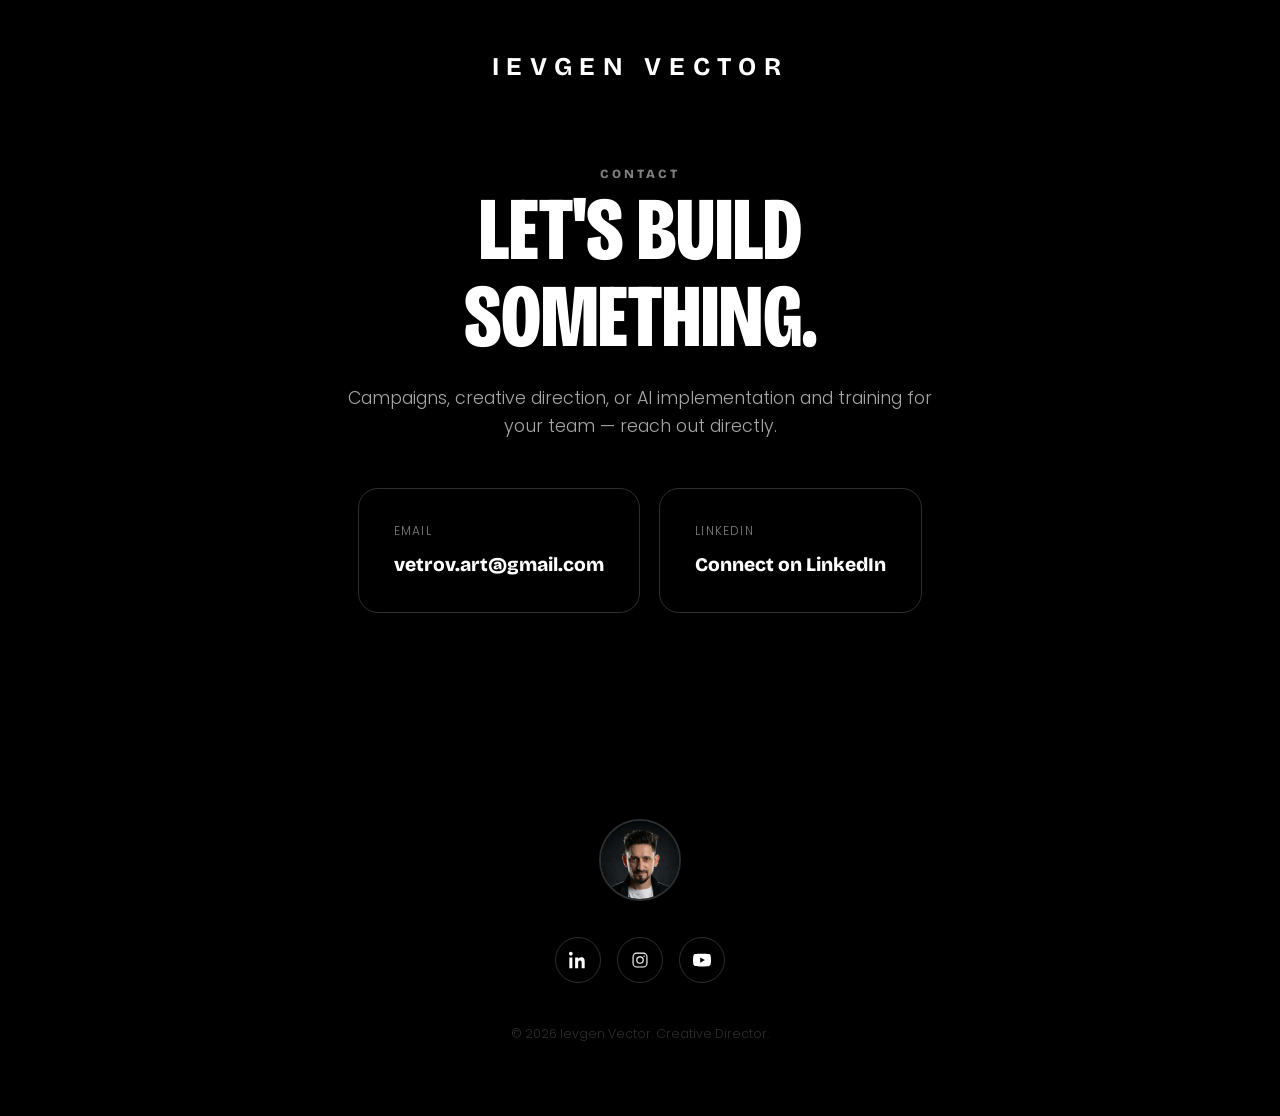
<file: contact.html>
<!DOCTYPE html>
<html lang="en">
<head>
<meta charset="UTF-8"/>
<meta name="robots" content="noindex, nofollow"/>
<meta name="viewport" content="width=device-width, initial-scale=1.0"/>
<title>Contact — Ievgen Vector</title>
<meta name="description" content="Get in touch with Ievgen Vector, Creative Director."/>
<link rel="icon" type="image/png" href="assets/favicon.png"/>
<link rel="preconnect" href="https://fonts.googleapis.com"/>
<link rel="preconnect" href="https://fonts.gstatic.com" crossorigin/>
<link href="https://fonts.googleapis.com/css2?family=Special+Gothic+Expanded+One&family=Poppins:wght@300;400;500&family=Bricolage+Grotesque:opsz,wdth,wght@12..96,75,700&display=swap" rel="stylesheet"/>
<link rel="stylesheet" href="styles.css?v=113"/>
</head>
<body>

<nav id="main-nav">
  <a href="index.html" class="nav-logo">IEVGEN <span>VECTOR</span></a>
</nav>

<header class="contact-hero">
  <span class="eyebrow">Contact</span>
  <h1 class="section-heading" style="font-size:clamp(2.6rem,8vw,5.6rem); margin:0 auto;">Let's build<br/>something.</h1>
  <p class="hero-lede" style="margin-left:auto;margin-right:auto;">Campaigns, creative direction, or AI implementation and training for your team — reach out directly.</p>
  <div class="contact-cards">
    <a class="contact-card" href="mailto:vetrov.art@gmail.com">
      <div class="cc-label">Email</div>
      <div class="cc-value">vetrov.art@gmail.com</div>
    </a>
    <a class="contact-card" href="#" target="_blank" rel="noopener">
      <div class="cc-label">LinkedIn</div>
      <div class="cc-value">Connect on LinkedIn</div>
    </a>
  </div>
</header>

<footer class="footer-cta" style="border-top:none;">
  <img class="footer-avatar" src="assets/portrait.jpg" alt="Ievgen Vector"/>
  <div class="footer-socials">
    <a href="#" target="_blank" rel="noopener" aria-label="LinkedIn">
      <svg viewBox="0 0 24 24"><path d="M4.98 3.5C4.98 4.88 3.88 6 2.5 6S0 4.88 0 3.5 1.12 1 2.5 1s2.48 1.12 2.48 2.5zM.5 8.5h4V23h-4V8.5zM8.5 8.5h3.8v2h.06c.53-1 1.83-2.06 3.77-2.06 4.03 0 4.77 2.65 4.77 6.1V23h-4v-6.6c0-1.57-.03-3.6-2.2-3.6-2.2 0-2.53 1.72-2.53 3.49V23h-4V8.5z"/></svg>
    </a>
    <a href="https://www.instagram.com/vector_creative_pl/reels/" target="_blank" rel="noopener" aria-label="Instagram">
      <svg viewBox="0 0 24 24"><path d="M7.75 2h8.5A5.75 5.75 0 0 1 22 7.75v8.5A5.75 5.75 0 0 1 16.25 22h-8.5A5.75 5.75 0 0 1 2 16.25v-8.5A5.75 5.75 0 0 1 7.75 2zm0 1.5A4.25 4.25 0 0 0 3.5 7.75v8.5a4.25 4.25 0 0 0 4.25 4.25h8.5a4.25 4.25 0 0 0 4.25-4.25v-8.5a4.25 4.25 0 0 0-4.25-4.25h-8.5zM12 7a5 5 0 1 1 0 10 5 5 0 0 1 0-10zm0 1.5a3.5 3.5 0 1 0 0 7 3.5 3.5 0 0 0 0-7zM17.5 6a1 1 0 1 1 0 2 1 1 0 0 1 0-2z"/></svg>
    </a>
    <a href="https://www.youtube.com/@reklamowykrin%C5%BC" target="_blank" rel="noopener" aria-label="YouTube">
      <svg viewBox="0 0 24 24"><path d="M23.5 6.2a3 3 0 0 0-2.1-2.1C19.5 3.5 12 3.5 12 3.5s-7.5 0-9.4.6A3 3 0 0 0 .5 6.2 31 31 0 0 0 0 12a31 31 0 0 0 .5 5.8 3 3 0 0 0 2.1 2.1c1.9.6 9.4.6 9.4.6s7.5 0 9.4-.6a3 3 0 0 0 2.1-2.1A31 31 0 0 0 24 12a31 31 0 0 0-.5-5.8zM9.6 15.5v-7l6.3 3.5-6.3 3.5z"/></svg>
    </a>
  </div>
  <div class="footer-copy">© 2026 Ievgen Vector. Creative Director.</div>
</footer>

<script src="script.js?v=54"></script>
</body>
</html>
</file>
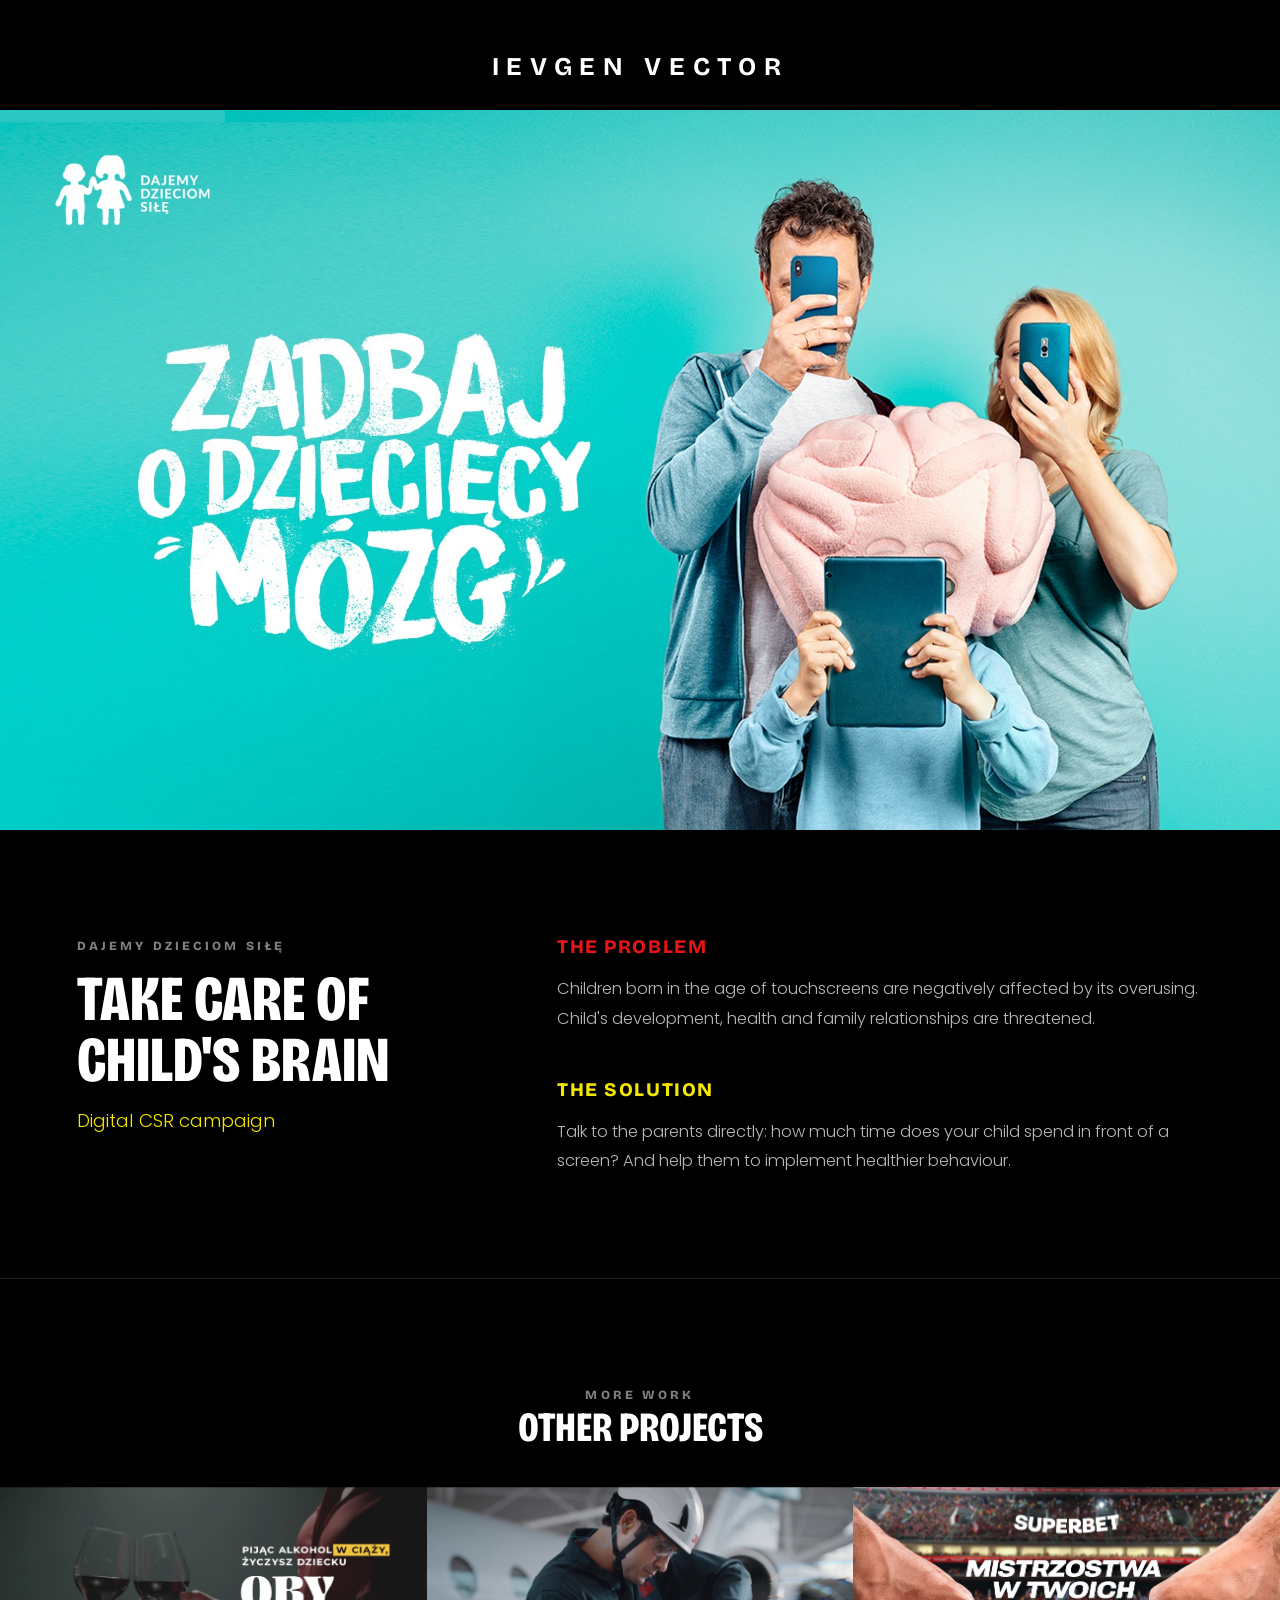
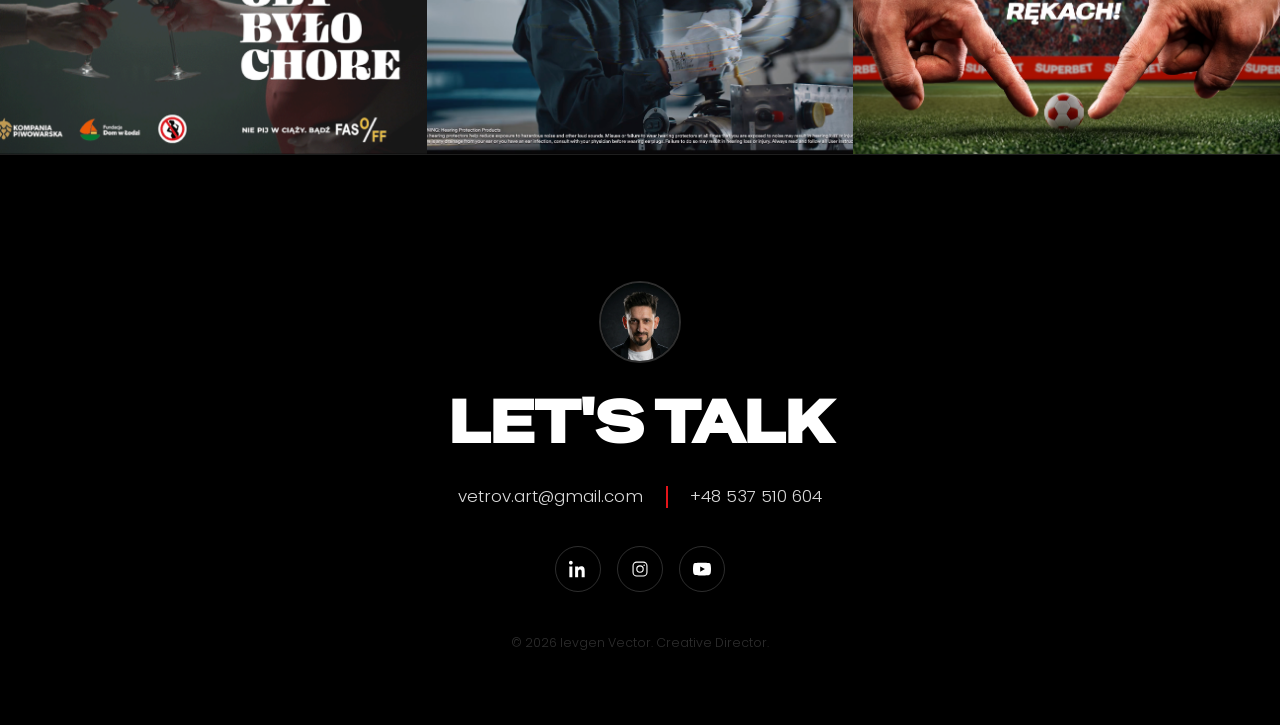
<file: projects/child-brain.html>
<!DOCTYPE html>
<html lang="en">
<head>
<meta charset="UTF-8"/>
<meta name="robots" content="noindex, nofollow"/>
<meta name="viewport" content="width=device-width, initial-scale=1.0"/>
<title>Take Care of Child's Brain — Digital CSR Campaign | Ievgen Vector</title>
<meta name="description" content="Take Care of Child's Brain — digital CSR campaign about screen time and children's development. Case study by Ievgen Vector."/>
<link rel="icon" type="image/png" href="../assets/favicon.png"/>
<link rel="preconnect" href="https://fonts.googleapis.com"/>
<link rel="preconnect" href="https://fonts.gstatic.com" crossorigin/>
<link href="https://fonts.googleapis.com/css2?family=Special+Gothic+Expanded+One&family=Poppins:wght@300;400;500&family=Bricolage+Grotesque:opsz,wdth,wght@12..96,75,700&display=swap" rel="stylesheet"/>
<link rel="stylesheet" href="../styles.css?v=113"/>
</head>
<body>

<nav id="main-nav">
  <a href="../index.html" class="nav-logo">IEVGEN <span>VECTOR</span></a>
</nav>

<div class="project-hero">
  <img src="../assets/projects/child-brain/mozg.jpg" alt="Take Care of Child's Brain — digital CSR campaign"/>
</div>

<section class="project-info-section">
  <div>
    <span class="eyebrow project-info-eyebrow">Dajemy Dzieciom Siłę</span>
    <h1 class="project-info-title">Take Care of Child's Brain</h1>
    <p class="project-info-subtitle">Digital CSR campaign</p>
  </div>
  <div>
    <div class="project-brief reveal">
      <div class="project-section-label problem">The Problem</div>
      <p class="project-section-text">Children born in the age of touchscreens are negatively affected by its overusing. Child's development, health and family relationships are threatened.</p>
    </div>
    <div class="project-brief reveal">
      <div class="project-section-label solution">The Solution</div>
      <p class="project-section-text">Talk to the parents directly: how much time does your child spend in front of a screen? And help them to implement healthier behaviour.</p>
    </div>
  </div>
</section>

<section class="other-projects">
  <span class="eyebrow reveal">More work</span>
  <h2 class="section-heading reveal" style="font-size:clamp(1.8rem,3.6vw,2.6rem); margin-bottom:2.2rem;">Other projects</h2>
  <div class="project-grid teaser">
    <a class="project-card reveal" href="oby-bylo-chore.html">
      <div class="project-bg"><img src="../assets/projects/oby-bylo-chore/oby-bylo_chore.png" alt="CSR campaign — Oby Było Chore"/></div>
      <div class="project-info"><div class="project-client">CSR Campaign</div><div class="project-name">Oby Było Chore</div></div>
    </a>
    <a class="project-card reveal" style="transition-delay:0.08s" href="3m-hearing.html">
      <div class="project-bg"><img src="../assets/projects/3m-hearing/3m_preview.png" alt="3M — Only One Hearing"/></div>
      <div class="project-info"><div class="project-client">3M</div><div class="project-name">Only One Hearing</div></div>
    </a>
    <a class="project-card reveal" style="transition-delay:0.16s" href="superbet.html">
      <div class="project-bg"><img src="../assets/projects/superbet/superbet_img.jpg" alt="Superbet — Championship in Your Hands"/></div>
      <div class="project-info"><div class="project-client">Superbet</div><div class="project-name">Championship in Your Hands</div></div>
    </a>
  </div>
</section>

<footer class="footer-cta">
  <img class="footer-avatar" src="../assets/portrait.jpg" alt="Ievgen Vector"/>
  <h2 class="footer-title">Let's talk</h2>
  <div class="footer-contacts">
    <a href="mailto:vetrov.art@gmail.com">vetrov.art@gmail.com</a>
    <span class="contact-sep"></span>
    <a href="tel:+48537510604">+48 537 510 604</a>
  </div>
  <div class="footer-socials">
    <a href="#" target="_blank" rel="noopener" aria-label="LinkedIn">
      <svg viewBox="0 0 24 24"><path d="M4.98 3.5C4.98 4.88 3.88 6 2.5 6S0 4.88 0 3.5 1.12 1 2.5 1s2.48 1.12 2.48 2.5zM.5 8.5h4V23h-4V8.5zM8.5 8.5h3.8v2h.06c.53-1 1.83-2.06 3.77-2.06 4.03 0 4.77 2.65 4.77 6.1V23h-4v-6.6c0-1.57-.03-3.6-2.2-3.6-2.2 0-2.53 1.72-2.53 3.49V23h-4V8.5z"/></svg>
    </a>
    <a href="https://www.instagram.com/vector_creative_pl/reels/" target="_blank" rel="noopener" aria-label="Instagram">
      <svg viewBox="0 0 24 24"><path d="M7.75 2h8.5A5.75 5.75 0 0 1 22 7.75v8.5A5.75 5.75 0 0 1 16.25 22h-8.5A5.75 5.75 0 0 1 2 16.25v-8.5A5.75 5.75 0 0 1 7.75 2zm0 1.5A4.25 4.25 0 0 0 3.5 7.75v8.5a4.25 4.25 0 0 0 4.25 4.25h8.5a4.25 4.25 0 0 0 4.25-4.25v-8.5a4.25 4.25 0 0 0-4.25-4.25h-8.5zM12 7a5 5 0 1 1 0 10 5 5 0 0 1 0-10zm0 1.5a3.5 3.5 0 1 0 0 7 3.5 3.5 0 0 0 0-7zM17.5 6a1 1 0 1 1 0 2 1 1 0 0 1 0-2z"/></svg>
    </a>
    <a href="https://www.youtube.com/@reklamowykrin%C5%BC" target="_blank" rel="noopener" aria-label="YouTube">
      <svg viewBox="0 0 24 24"><path d="M23.5 6.2a3 3 0 0 0-2.1-2.1C19.5 3.5 12 3.5 12 3.5s-7.5 0-9.4.6A3 3 0 0 0 .5 6.2 31 31 0 0 0 0 12a31 31 0 0 0 .5 5.8 3 3 0 0 0 2.1 2.1c1.9.6 9.4.6 9.4.6s7.5 0 9.4-.6a3 3 0 0 0 2.1-2.1A31 31 0 0 0 24 12a31 31 0 0 0-.5-5.8zM9.6 15.5v-7l6.3 3.5-6.3 3.5z"/></svg>
    </a>
  </div>
  <div class="footer-copy">© 2026 Ievgen Vector. Creative Director.</div>
</footer>

<script src="../script.js?v=54"></script>
</body>
</html>
</file>
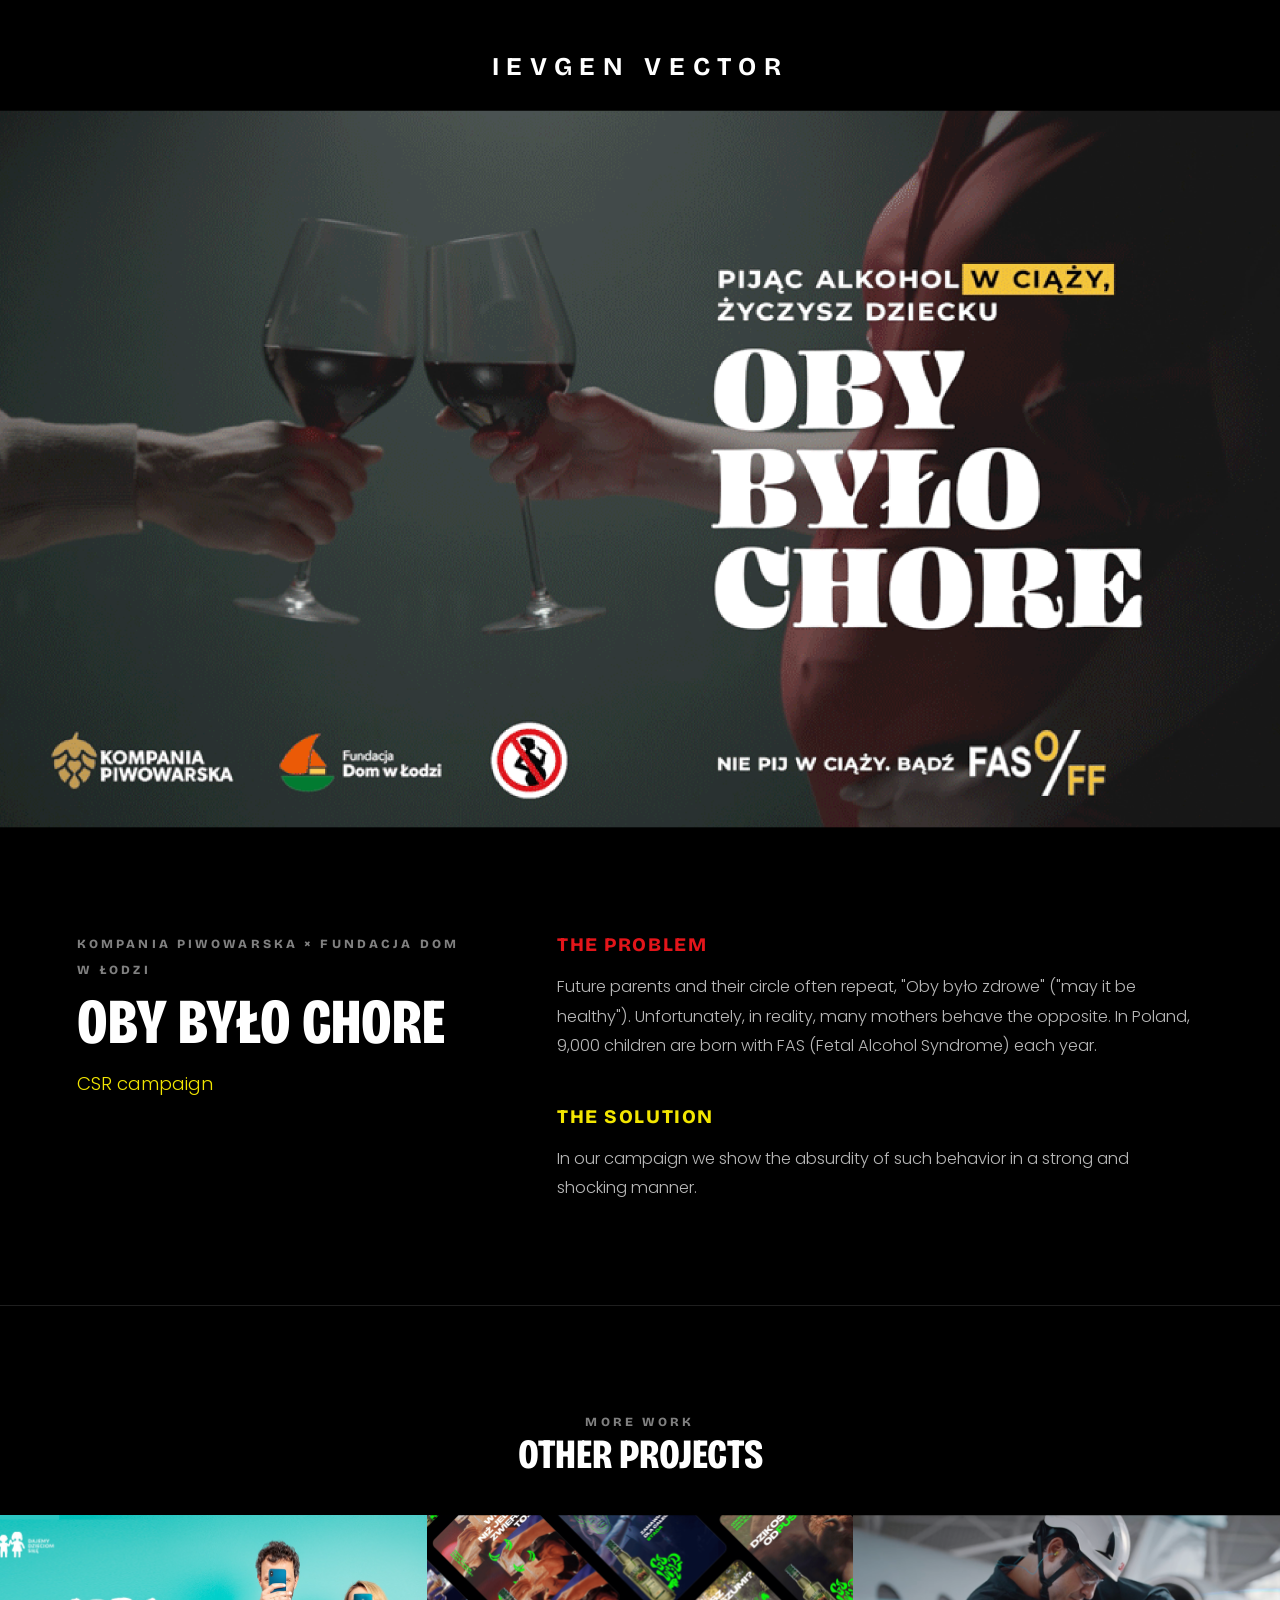
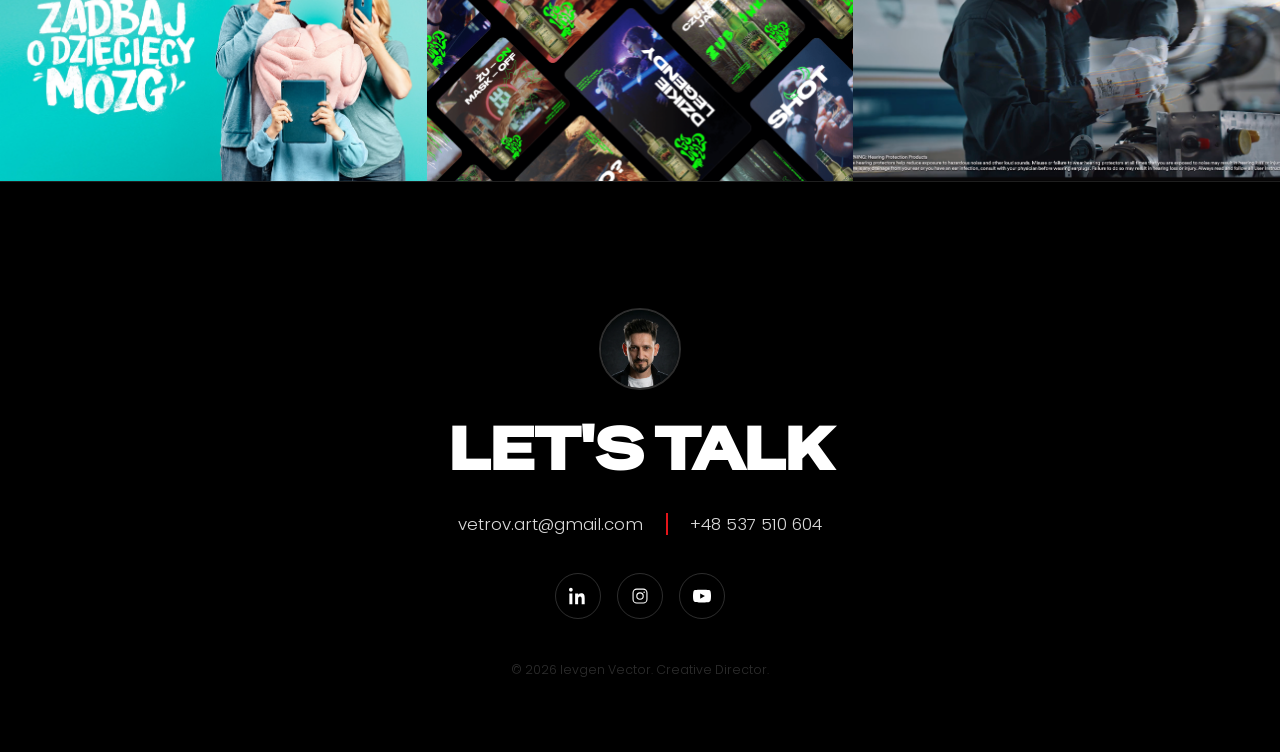
<file: projects/oby-bylo-chore.html>
<!DOCTYPE html>
<html lang="en">
<head>
<meta charset="UTF-8"/>
<meta name="robots" content="noindex, nofollow"/>
<meta name="viewport" content="width=device-width, initial-scale=1.0"/>
<title>Oby Było Chore — CSR Campaign | Ievgen Vector</title>
<meta name="description" content="Oby Było Chore — CSR campaign about drinking alcohol during pregnancy. Case study by Ievgen Vector."/>
<link rel="icon" type="image/png" href="../assets/favicon.png"/>
<link rel="preconnect" href="https://fonts.googleapis.com"/>
<link rel="preconnect" href="https://fonts.gstatic.com" crossorigin/>
<link href="https://fonts.googleapis.com/css2?family=Special+Gothic+Expanded+One&family=Poppins:wght@300;400;500&family=Bricolage+Grotesque:opsz,wdth,wght@12..96,75,700&display=swap" rel="stylesheet"/>
<link rel="stylesheet" href="../styles.css?v=113"/>
</head>
<body>

<nav id="main-nav">
  <a href="../index.html" class="nav-logo">IEVGEN <span>VECTOR</span></a>
</nav>

<div class="project-hero">
  <img src="../assets/projects/oby-bylo-chore/oby-bylo_chore.png" alt="CSR campaign — Oby Było Chore"/>
</div>

<section class="project-info-section">
  <div>
    <span class="eyebrow project-info-eyebrow">Kompania Piwowarska × Fundacja Dom w Łodzi</span>
    <h1 class="project-info-title">Oby Było Chore</h1>
    <p class="project-info-subtitle">CSR campaign</p>
  </div>
  <div>
    <div class="project-brief reveal">
      <div class="project-section-label problem">The Problem</div>
      <p class="project-section-text">Future parents and their circle often repeat, "Oby było zdrowe" ("may it be healthy"). Unfortunately, in reality, many mothers behave the opposite. In Poland, 9,000 children are born with FAS (Fetal Alcohol Syndrome) each year.</p>
    </div>
    <div class="project-brief reveal">
      <div class="project-section-label solution">The Solution</div>
      <p class="project-section-text">In our campaign we show the absurdity of such behavior in a strong and shocking manner.</p>
    </div>
  </div>
</section>

<section class="other-projects">
  <span class="eyebrow reveal">More work</span>
  <h2 class="section-heading reveal" style="font-size:clamp(1.8rem,3.6vw,2.6rem); margin-bottom:2.2rem;">Other projects</h2>
  <div class="project-grid teaser">
    <a class="project-card reveal" href="child-brain.html">
      <div class="project-bg"><img src="../assets/projects/child-brain/mozg.jpg" alt="Take Care of Child's Brain"/></div>
      <div class="project-info"><div class="project-client">Digital CSR Campaign</div><div class="project-name">Take Care of Child's Brain</div></div>
    </a>
    <a class="project-card reveal" style="transition-delay:0.08s" href="zubrowka-go-wild.html">
      <div class="project-bg"><img src="../assets/projects/zubrowka-go-wild/zubrowka_preview.png" alt="Żubrówka — Go Wild"/></div>
      <div class="project-info"><div class="project-client">Żubrówka</div><div class="project-name">Go Wild</div></div>
    </a>
    <a class="project-card reveal" style="transition-delay:0.16s" href="3m-hearing.html">
      <div class="project-bg"><img src="../assets/projects/3m-hearing/3m_preview.png" alt="3M — Only One Hearing"/></div>
      <div class="project-info"><div class="project-client">3M</div><div class="project-name">Only One Hearing</div></div>
    </a>
  </div>
</section>

<footer class="footer-cta">
  <img class="footer-avatar" src="../assets/portrait.jpg" alt="Ievgen Vector"/>
  <h2 class="footer-title">Let's talk</h2>
  <div class="footer-contacts">
    <a href="mailto:vetrov.art@gmail.com">vetrov.art@gmail.com</a>
    <span class="contact-sep"></span>
    <a href="tel:+48537510604">+48 537 510 604</a>
  </div>
  <div class="footer-socials">
    <a href="#" target="_blank" rel="noopener" aria-label="LinkedIn">
      <svg viewBox="0 0 24 24"><path d="M4.98 3.5C4.98 4.88 3.88 6 2.5 6S0 4.88 0 3.5 1.12 1 2.5 1s2.48 1.12 2.48 2.5zM.5 8.5h4V23h-4V8.5zM8.5 8.5h3.8v2h.06c.53-1 1.83-2.06 3.77-2.06 4.03 0 4.77 2.65 4.77 6.1V23h-4v-6.6c0-1.57-.03-3.6-2.2-3.6-2.2 0-2.53 1.72-2.53 3.49V23h-4V8.5z"/></svg>
    </a>
    <a href="https://www.instagram.com/vector_creative_pl/reels/" target="_blank" rel="noopener" aria-label="Instagram">
      <svg viewBox="0 0 24 24"><path d="M7.75 2h8.5A5.75 5.75 0 0 1 22 7.75v8.5A5.75 5.75 0 0 1 16.25 22h-8.5A5.75 5.75 0 0 1 2 16.25v-8.5A5.75 5.75 0 0 1 7.75 2zm0 1.5A4.25 4.25 0 0 0 3.5 7.75v8.5a4.25 4.25 0 0 0 4.25 4.25h8.5a4.25 4.25 0 0 0 4.25-4.25v-8.5a4.25 4.25 0 0 0-4.25-4.25h-8.5zM12 7a5 5 0 1 1 0 10 5 5 0 0 1 0-10zm0 1.5a3.5 3.5 0 1 0 0 7 3.5 3.5 0 0 0 0-7zM17.5 6a1 1 0 1 1 0 2 1 1 0 0 1 0-2z"/></svg>
    </a>
    <a href="https://www.youtube.com/@reklamowykrin%C5%BC" target="_blank" rel="noopener" aria-label="YouTube">
      <svg viewBox="0 0 24 24"><path d="M23.5 6.2a3 3 0 0 0-2.1-2.1C19.5 3.5 12 3.5 12 3.5s-7.5 0-9.4.6A3 3 0 0 0 .5 6.2 31 31 0 0 0 0 12a31 31 0 0 0 .5 5.8 3 3 0 0 0 2.1 2.1c1.9.6 9.4.6 9.4.6s7.5 0 9.4-.6a3 3 0 0 0 2.1-2.1A31 31 0 0 0 24 12a31 31 0 0 0-.5-5.8zM9.6 15.5v-7l6.3 3.5-6.3 3.5z"/></svg>
    </a>
  </div>
  <div class="footer-copy">© 2026 Ievgen Vector. Creative Director.</div>
</footer>

<script src="../script.js?v=54"></script>
</body>
</html>
</file>
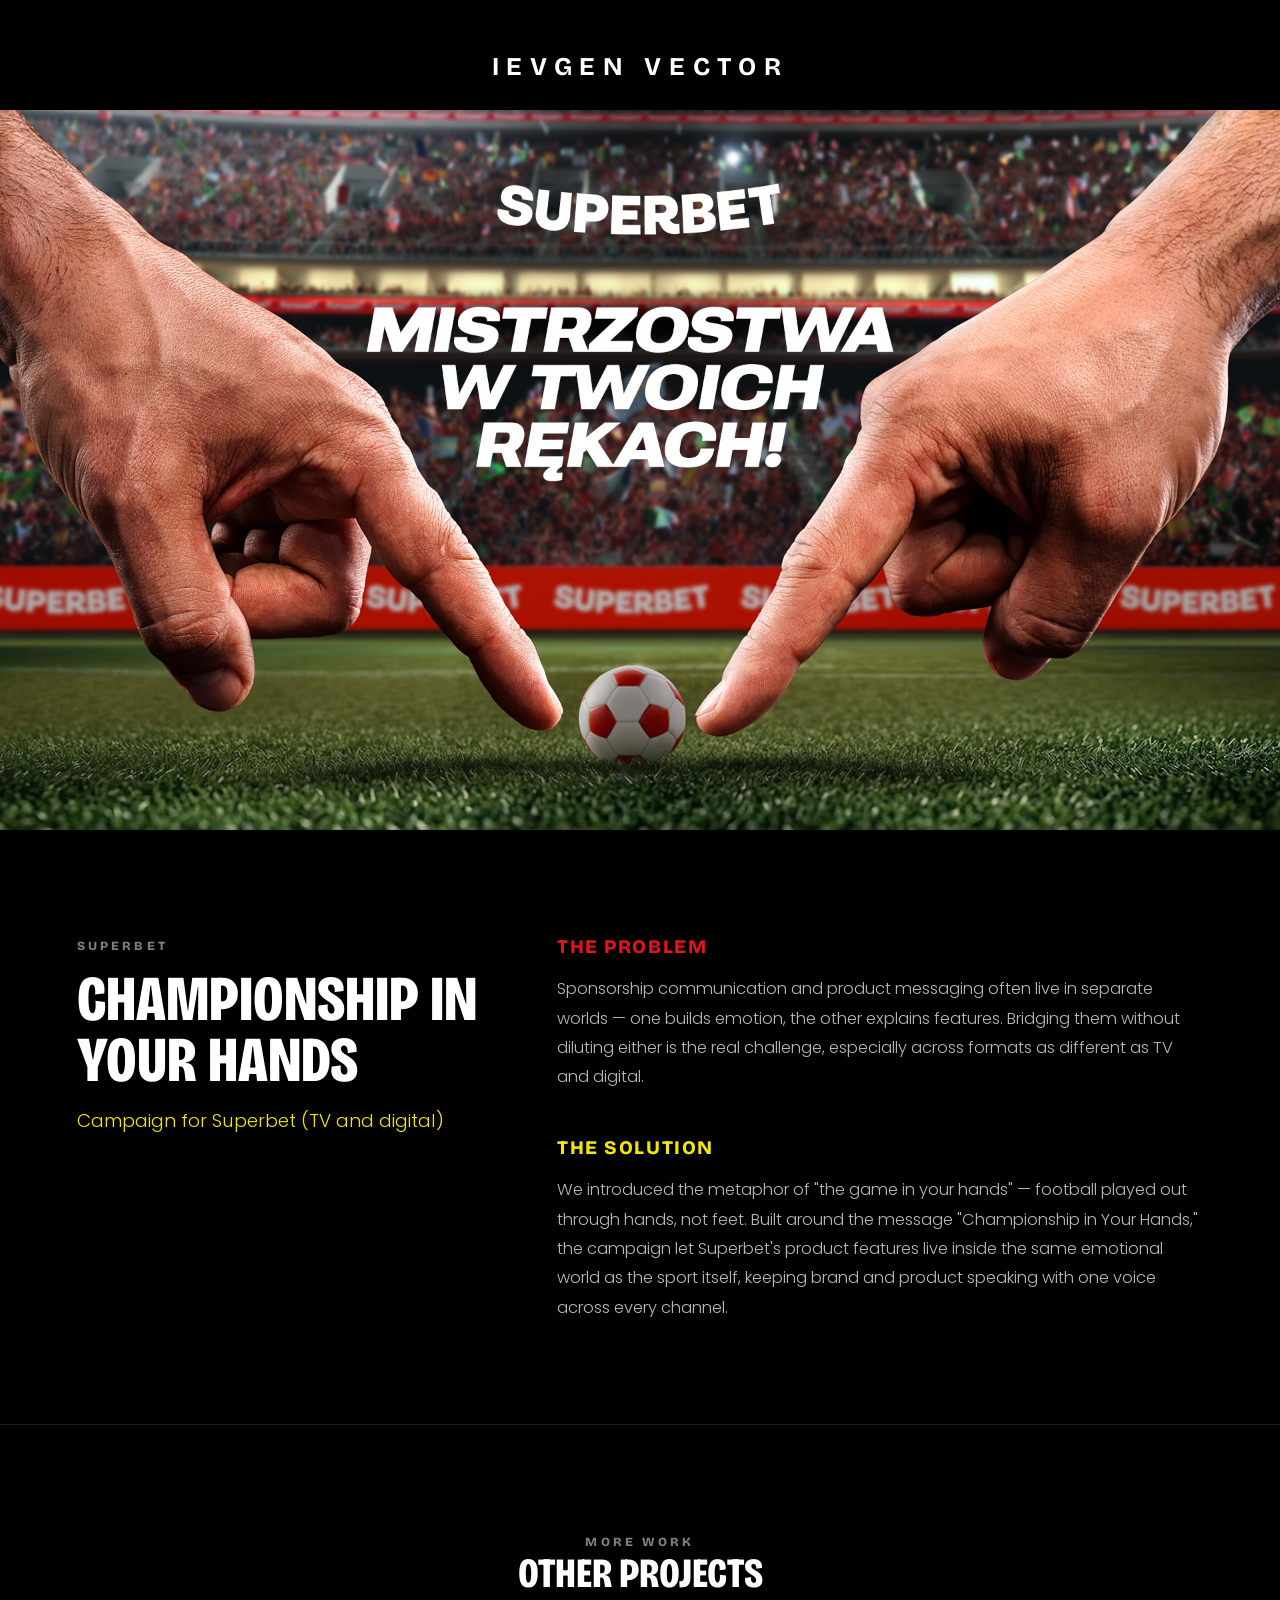
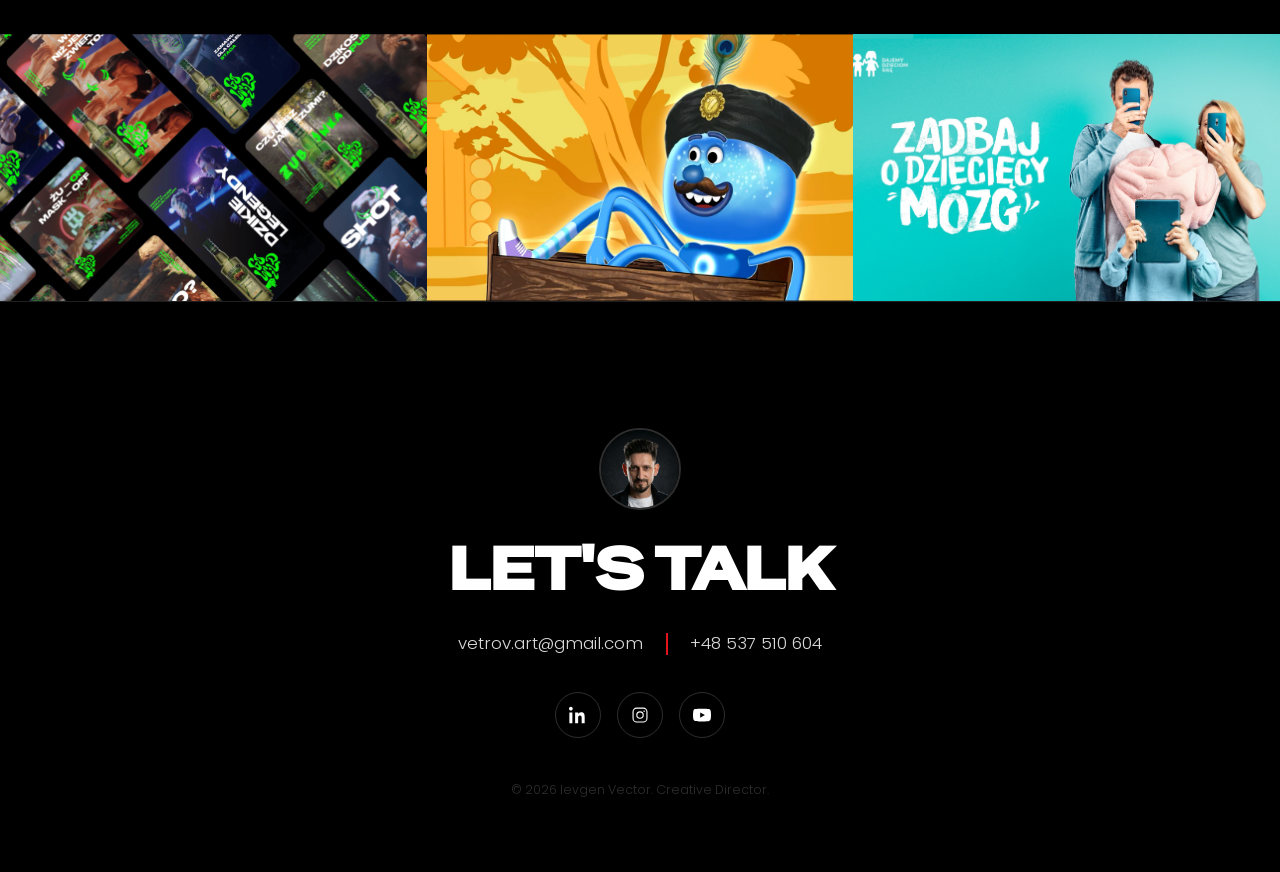
<file: projects/superbet.html>
<!DOCTYPE html>
<html lang="en">
<head>
<meta charset="UTF-8"/>
<meta name="robots" content="noindex, nofollow"/>
<meta name="viewport" content="width=device-width, initial-scale=1.0"/>
<title>Superbet — Championship in Your Hands | Ievgen Vector</title>
<meta name="description" content="Championship in Your Hands — campaign for Superbet (TV and digital). Case study by Ievgen Vector."/>
<link rel="icon" type="image/png" href="../assets/favicon.png"/>
<link rel="preconnect" href="https://fonts.googleapis.com"/>
<link rel="preconnect" href="https://fonts.gstatic.com" crossorigin/>
<link href="https://fonts.googleapis.com/css2?family=Special+Gothic+Expanded+One&family=Poppins:wght@300;400;500&family=Bricolage+Grotesque:opsz,wdth,wght@12..96,75,700&display=swap" rel="stylesheet"/>
<link rel="stylesheet" href="../styles.css?v=113"/>
</head>
<body>

<nav id="main-nav">
  <a href="../index.html" class="nav-logo">IEVGEN <span>VECTOR</span></a>
</nav>

<div class="project-hero">
  <img src="../assets/projects/superbet/superbet_img.jpg" alt="Superbet — Championship in Your Hands"/>
</div>

<section class="project-info-section">
  <div>
    <span class="eyebrow project-info-eyebrow">Superbet</span>
    <h1 class="project-info-title">Championship in Your Hands</h1>
    <p class="project-info-subtitle">Campaign for Superbet (TV and digital)</p>
  </div>
  <div>
    <div class="project-brief reveal">
      <div class="project-section-label problem">The Problem</div>
      <p class="project-section-text">Sponsorship communication and product messaging often live in separate worlds — one builds emotion, the other explains features. Bridging them without diluting either is the real challenge, especially across formats as different as TV and digital.</p>
    </div>
    <div class="project-brief reveal">
      <div class="project-section-label solution">The Solution</div>
      <p class="project-section-text">We introduced the metaphor of "the game in your hands" — football played out through hands, not feet. Built around the message "Championship in Your Hands," the campaign let Superbet's product features live inside the same emotional world as the sport itself, keeping brand and product speaking with one voice across every channel.</p>
    </div>
  </div>
</section>

<section class="other-projects">
  <span class="eyebrow reveal">More work</span>
  <h2 class="section-heading reveal" style="font-size:clamp(1.8rem,3.6vw,2.6rem); margin-bottom:2.2rem;">Other projects</h2>
  <div class="project-grid teaser">
    <a class="project-card reveal" href="zubrowka-go-wild.html">
      <div class="project-bg"><img src="../assets/projects/zubrowka-go-wild/zubrowka_preview.png" alt="Żubrówka — Go Wild"/></div>
      <div class="project-info"><div class="project-client">Żubrówka</div><div class="project-name">Go Wild</div></div>
    </a>
    <a class="project-card reveal" style="transition-delay:0.08s" href="vectra.html">
      <div class="project-bg"><img src="../assets/projects/vectra/vectra_preview.png" alt="Vectra — New Communication Platform"/></div>
      <div class="project-info"><div class="project-client">Vectra</div><div class="project-name">New Communication Platform</div></div>
    </a>
    <a class="project-card reveal" style="transition-delay:0.16s" href="child-brain.html">
      <div class="project-bg"><img src="../assets/projects/child-brain/mozg.jpg" alt="Take Care of Child's Brain"/></div>
      <div class="project-info"><div class="project-client">Digital CSR Campaign</div><div class="project-name">Take Care of Child's Brain</div></div>
    </a>
  </div>
</section>

<footer class="footer-cta">
  <img class="footer-avatar" src="../assets/portrait.jpg" alt="Ievgen Vector"/>
  <h2 class="footer-title">Let's talk</h2>
  <div class="footer-contacts">
    <a href="mailto:vetrov.art@gmail.com">vetrov.art@gmail.com</a>
    <span class="contact-sep"></span>
    <a href="tel:+48537510604">+48 537 510 604</a>
  </div>
  <div class="footer-socials">
    <a href="#" target="_blank" rel="noopener" aria-label="LinkedIn">
      <svg viewBox="0 0 24 24"><path d="M4.98 3.5C4.98 4.88 3.88 6 2.5 6S0 4.88 0 3.5 1.12 1 2.5 1s2.48 1.12 2.48 2.5zM.5 8.5h4V23h-4V8.5zM8.5 8.5h3.8v2h.06c.53-1 1.83-2.06 3.77-2.06 4.03 0 4.77 2.65 4.77 6.1V23h-4v-6.6c0-1.57-.03-3.6-2.2-3.6-2.2 0-2.53 1.72-2.53 3.49V23h-4V8.5z"/></svg>
    </a>
    <a href="https://www.instagram.com/vector_creative_pl/reels/" target="_blank" rel="noopener" aria-label="Instagram">
      <svg viewBox="0 0 24 24"><path d="M7.75 2h8.5A5.75 5.75 0 0 1 22 7.75v8.5A5.75 5.75 0 0 1 16.25 22h-8.5A5.75 5.75 0 0 1 2 16.25v-8.5A5.75 5.75 0 0 1 7.75 2zm0 1.5A4.25 4.25 0 0 0 3.5 7.75v8.5a4.25 4.25 0 0 0 4.25 4.25h8.5a4.25 4.25 0 0 0 4.25-4.25v-8.5a4.25 4.25 0 0 0-4.25-4.25h-8.5zM12 7a5 5 0 1 1 0 10 5 5 0 0 1 0-10zm0 1.5a3.5 3.5 0 1 0 0 7 3.5 3.5 0 0 0 0-7zM17.5 6a1 1 0 1 1 0 2 1 1 0 0 1 0-2z"/></svg>
    </a>
    <a href="https://www.youtube.com/@reklamowykrin%C5%BC" target="_blank" rel="noopener" aria-label="YouTube">
      <svg viewBox="0 0 24 24"><path d="M23.5 6.2a3 3 0 0 0-2.1-2.1C19.5 3.5 12 3.5 12 3.5s-7.5 0-9.4.6A3 3 0 0 0 .5 6.2 31 31 0 0 0 0 12a31 31 0 0 0 .5 5.8 3 3 0 0 0 2.1 2.1c1.9.6 9.4.6 9.4.6s7.5 0 9.4-.6a3 3 0 0 0 2.1-2.1A31 31 0 0 0 24 12a31 31 0 0 0-.5-5.8zM9.6 15.5v-7l6.3 3.5-6.3 3.5z"/></svg>
    </a>
  </div>
  <div class="footer-copy">© 2026 Ievgen Vector. Creative Director.</div>
</footer>

<script src="../script.js?v=54"></script>
</body>
</html>
</file>
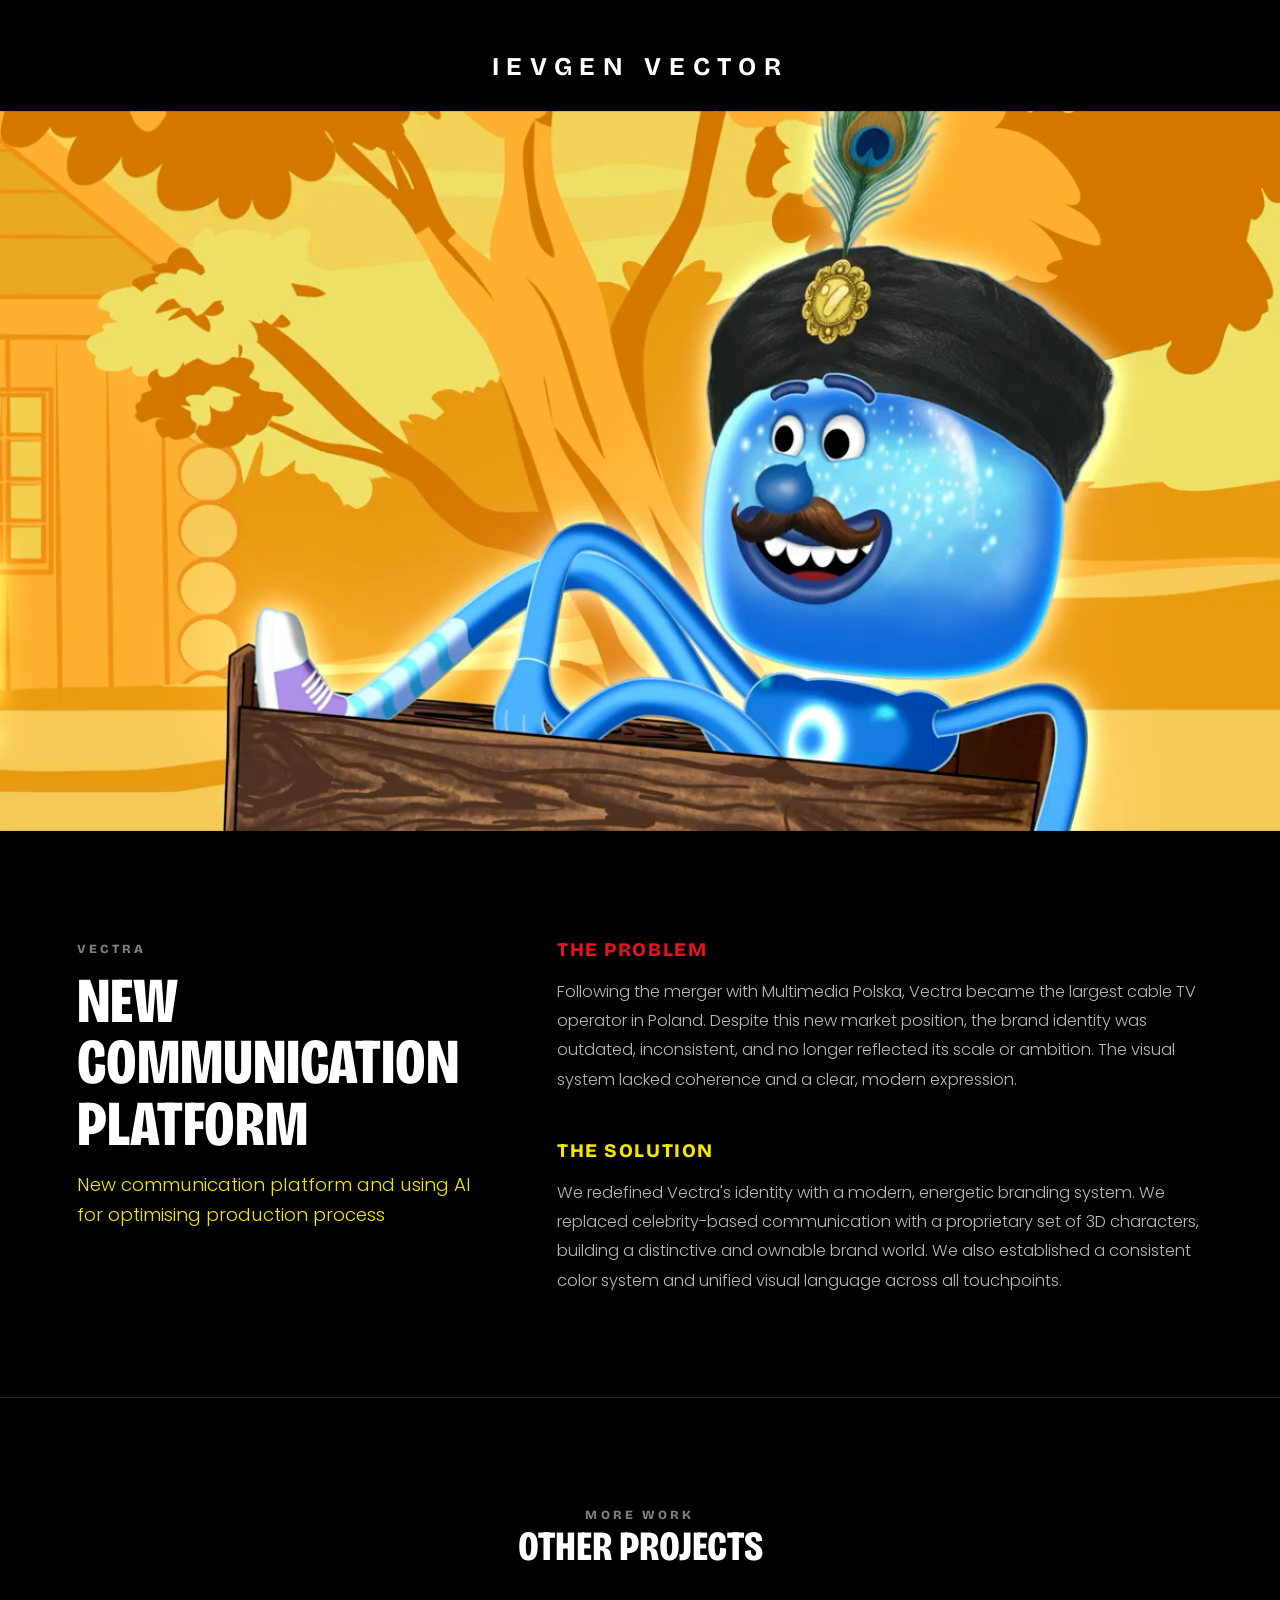
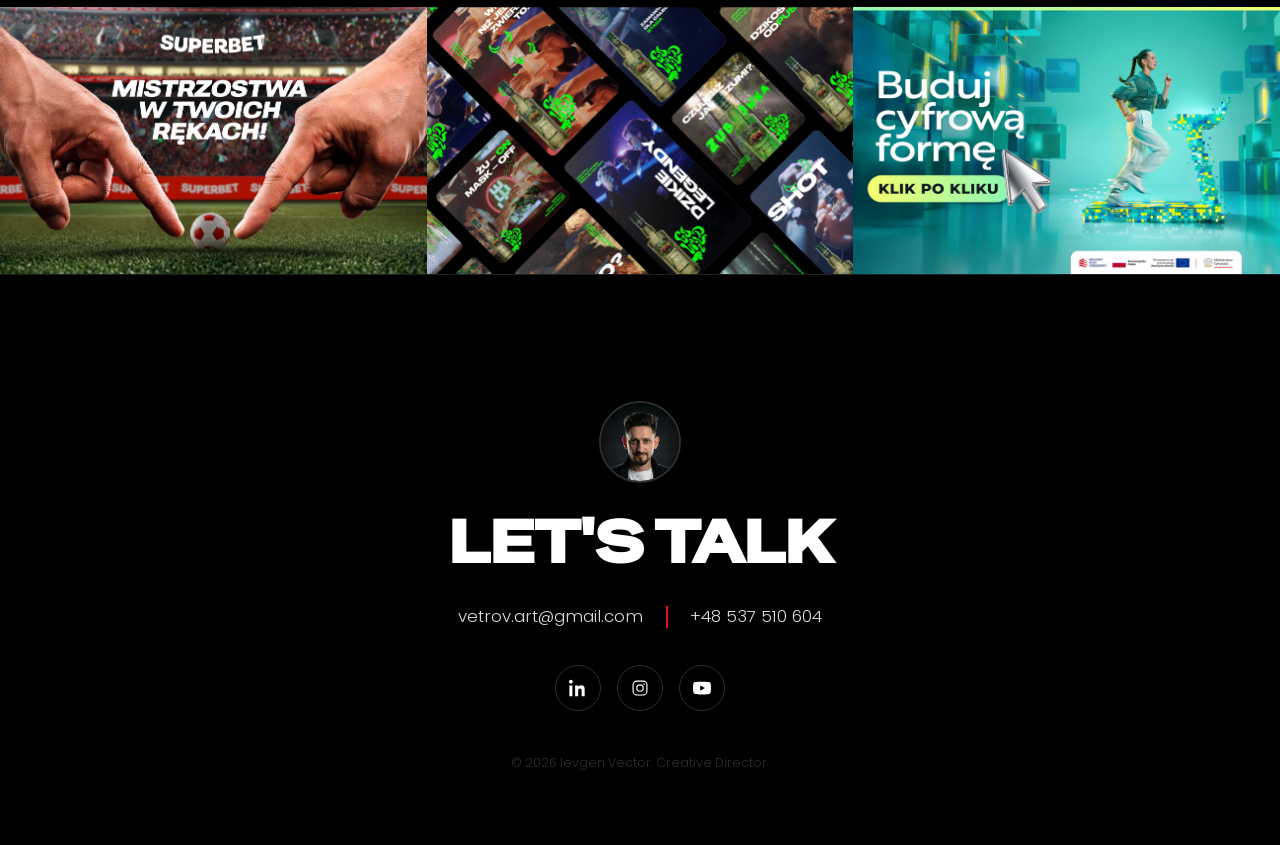
<file: projects/vectra.html>
<!DOCTYPE html>
<html lang="en">
<head>
<meta charset="UTF-8"/>
<meta name="robots" content="noindex, nofollow"/>
<meta name="viewport" content="width=device-width, initial-scale=1.0"/>
<title>Vectra — New Communication Platform | Ievgen Vector</title>
<meta name="description" content="Vectra — new communication platform and using AI for optimising production process. Case study by Ievgen Vector."/>
<link rel="icon" type="image/png" href="../assets/favicon.png"/>
<link rel="preconnect" href="https://fonts.googleapis.com"/>
<link rel="preconnect" href="https://fonts.gstatic.com" crossorigin/>
<link href="https://fonts.googleapis.com/css2?family=Special+Gothic+Expanded+One&family=Poppins:wght@300;400;500&family=Bricolage+Grotesque:opsz,wdth,wght@12..96,75,700&display=swap" rel="stylesheet"/>
<link rel="stylesheet" href="../styles.css?v=113"/>
</head>
<body>

<nav id="main-nav">
  <a href="../index.html" class="nav-logo">IEVGEN <span>VECTOR</span></a>
</nav>

<div class="project-hero">
  <img src="../assets/projects/vectra/vectra_preview.png" alt="Vectra — new communication platform"/>
</div>

<section class="project-info-section">
  <div>
    <span class="eyebrow project-info-eyebrow">Vectra</span>
    <h1 class="project-info-title">New Communication Platform</h1>
    <p class="project-info-subtitle">New communication platform and using AI for optimising production process</p>
  </div>
  <div>
    <div class="project-brief reveal">
      <div class="project-section-label problem">The Problem</div>
      <p class="project-section-text">Following the merger with Multimedia Polska, Vectra became the largest cable TV operator in Poland. Despite this new market position, the brand identity was outdated, inconsistent, and no longer reflected its scale or ambition. The visual system lacked coherence and a clear, modern expression.</p>
    </div>
    <div class="project-brief reveal">
      <div class="project-section-label solution">The Solution</div>
      <p class="project-section-text">We redefined Vectra's identity with a modern, energetic branding system. We replaced celebrity-based communication with a proprietary set of 3D characters, building a distinctive and ownable brand world. We also established a consistent color system and unified visual language across all touchpoints.</p>
    </div>
  </div>
</section>

<section class="other-projects">
  <span class="eyebrow reveal">More work</span>
  <h2 class="section-heading reveal" style="font-size:clamp(1.8rem,3.6vw,2.6rem); margin-bottom:2.2rem;">Other projects</h2>
  <div class="project-grid teaser">
    <a class="project-card reveal" href="superbet.html">
      <div class="project-bg"><img src="../assets/projects/superbet/superbet_img.jpg" alt="Superbet — Championship in Your Hands"/></div>
      <div class="project-info"><div class="project-client">Superbet</div><div class="project-name">Championship in Your Hands</div></div>
    </a>
    <a class="project-card reveal" style="transition-delay:0.08s" href="zubrowka-go-wild.html">
      <div class="project-bg"><img src="../assets/projects/zubrowka-go-wild/zubrowka_preview.png" alt="Żubrówka — Go Wild"/></div>
      <div class="project-info"><div class="project-client">Żubrówka</div><div class="project-name">Go Wild</div></div>
    </a>
    <a class="project-card reveal" style="transition-delay:0.16s" href="ministry-digital-affairs.html">
      <div class="project-bg"><img src="../assets/projects/ministry-digital-affairs/ministry_preview.png" alt="Ministry of Digital Affairs"/></div>
      <div class="project-info"><div class="project-client">Ministry of Digital Affairs</div><div class="project-name">Build Your Digital Form</div></div>
    </a>
  </div>
</section>

<footer class="footer-cta">
  <img class="footer-avatar" src="../assets/portrait.jpg" alt="Ievgen Vector"/>
  <h2 class="footer-title">Let's talk</h2>
  <div class="footer-contacts">
    <a href="mailto:vetrov.art@gmail.com">vetrov.art@gmail.com</a>
    <span class="contact-sep"></span>
    <a href="tel:+48537510604">+48 537 510 604</a>
  </div>
  <div class="footer-socials">
    <a href="#" target="_blank" rel="noopener" aria-label="LinkedIn">
      <svg viewBox="0 0 24 24"><path d="M4.98 3.5C4.98 4.88 3.88 6 2.5 6S0 4.88 0 3.5 1.12 1 2.5 1s2.48 1.12 2.48 2.5zM.5 8.5h4V23h-4V8.5zM8.5 8.5h3.8v2h.06c.53-1 1.83-2.06 3.77-2.06 4.03 0 4.77 2.65 4.77 6.1V23h-4v-6.6c0-1.57-.03-3.6-2.2-3.6-2.2 0-2.53 1.72-2.53 3.49V23h-4V8.5z"/></svg>
    </a>
    <a href="https://www.instagram.com/vector_creative_pl/reels/" target="_blank" rel="noopener" aria-label="Instagram">
      <svg viewBox="0 0 24 24"><path d="M7.75 2h8.5A5.75 5.75 0 0 1 22 7.75v8.5A5.75 5.75 0 0 1 16.25 22h-8.5A5.75 5.75 0 0 1 2 16.25v-8.5A5.75 5.75 0 0 1 7.75 2zm0 1.5A4.25 4.25 0 0 0 3.5 7.75v8.5a4.25 4.25 0 0 0 4.25 4.25h8.5a4.25 4.25 0 0 0 4.25-4.25v-8.5a4.25 4.25 0 0 0-4.25-4.25h-8.5zM12 7a5 5 0 1 1 0 10 5 5 0 0 1 0-10zm0 1.5a3.5 3.5 0 1 0 0 7 3.5 3.5 0 0 0 0-7zM17.5 6a1 1 0 1 1 0 2 1 1 0 0 1 0-2z"/></svg>
    </a>
    <a href="https://www.youtube.com/@reklamowykrin%C5%BC" target="_blank" rel="noopener" aria-label="YouTube">
      <svg viewBox="0 0 24 24"><path d="M23.5 6.2a3 3 0 0 0-2.1-2.1C19.5 3.5 12 3.5 12 3.5s-7.5 0-9.4.6A3 3 0 0 0 .5 6.2 31 31 0 0 0 0 12a31 31 0 0 0 .5 5.8 3 3 0 0 0 2.1 2.1c1.9.6 9.4.6 9.4.6s7.5 0 9.4-.6a3 3 0 0 0 2.1-2.1A31 31 0 0 0 24 12a31 31 0 0 0-.5-5.8zM9.6 15.5v-7l6.3 3.5-6.3 3.5z"/></svg>
    </a>
  </div>
  <div class="footer-copy">© 2026 Ievgen Vector. Creative Director.</div>
</footer>

<script src="../script.js?v=54"></script>
</body>
</html>
</file>
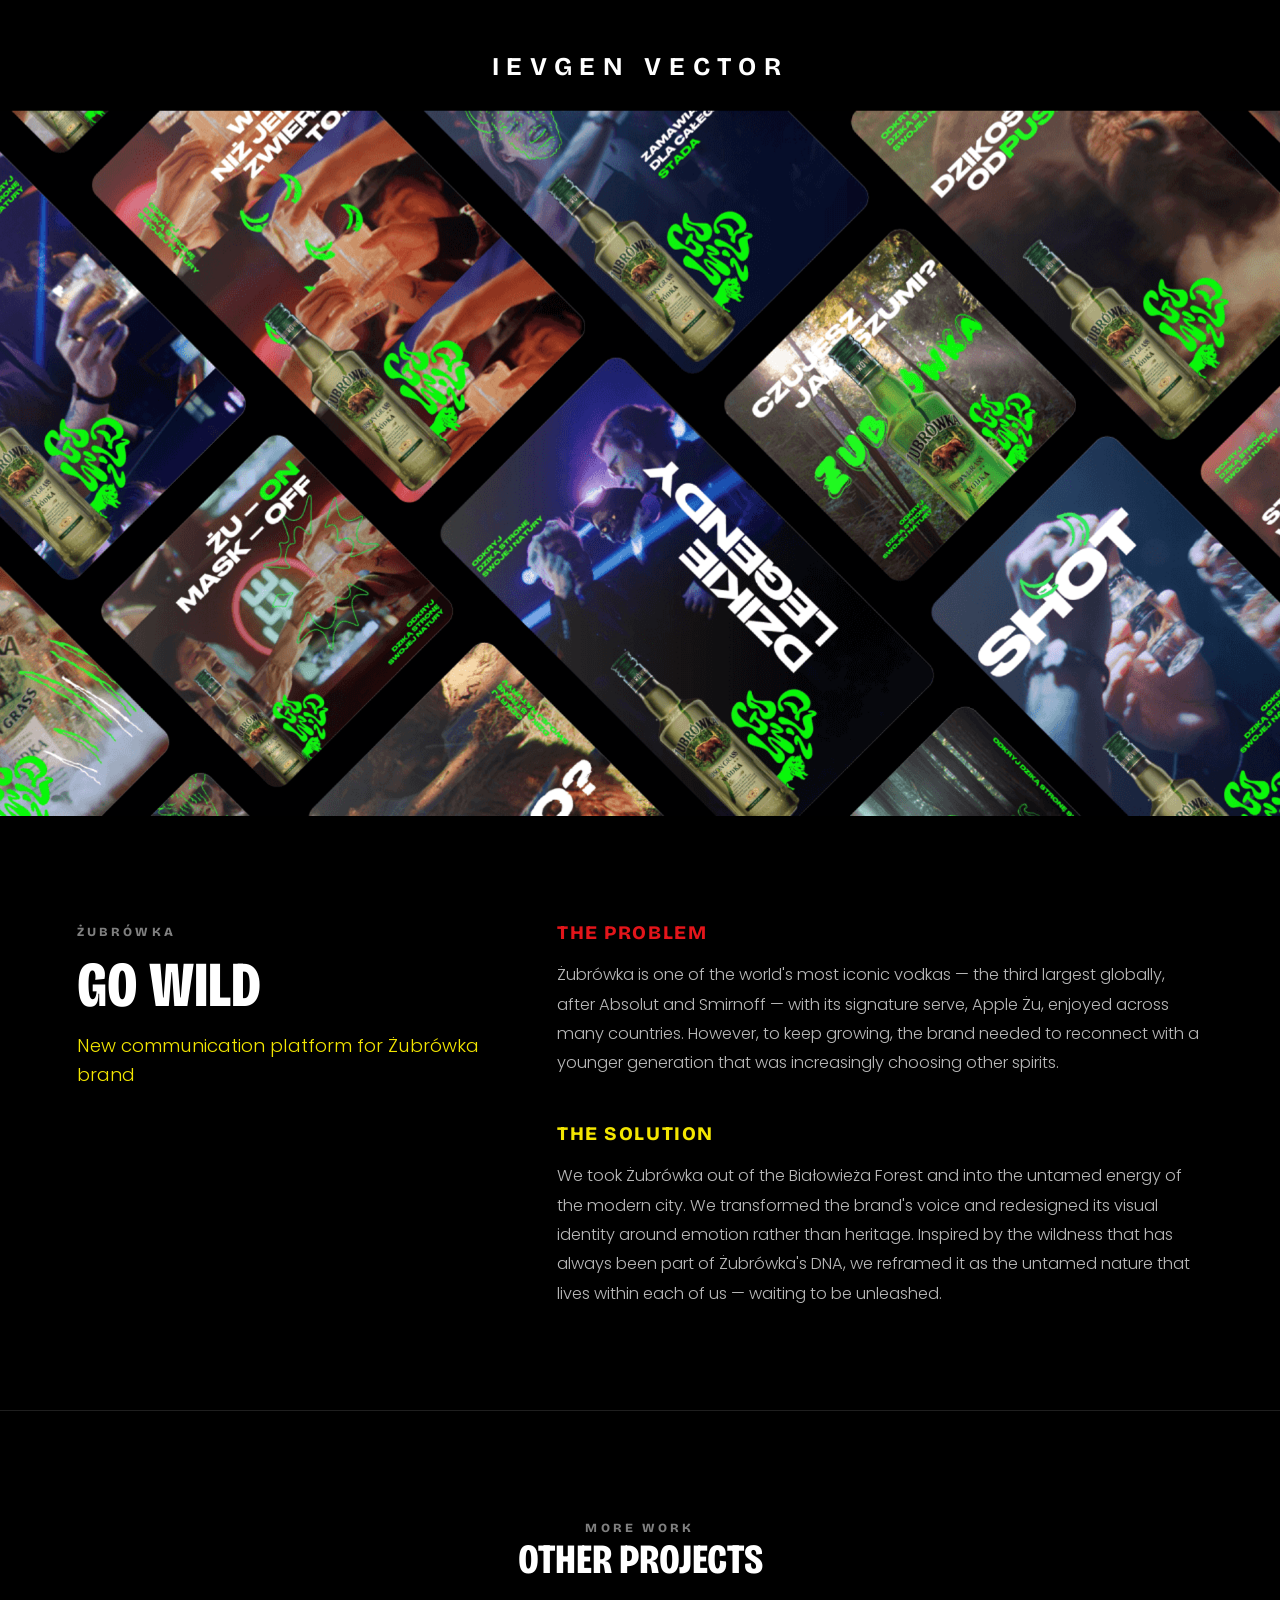
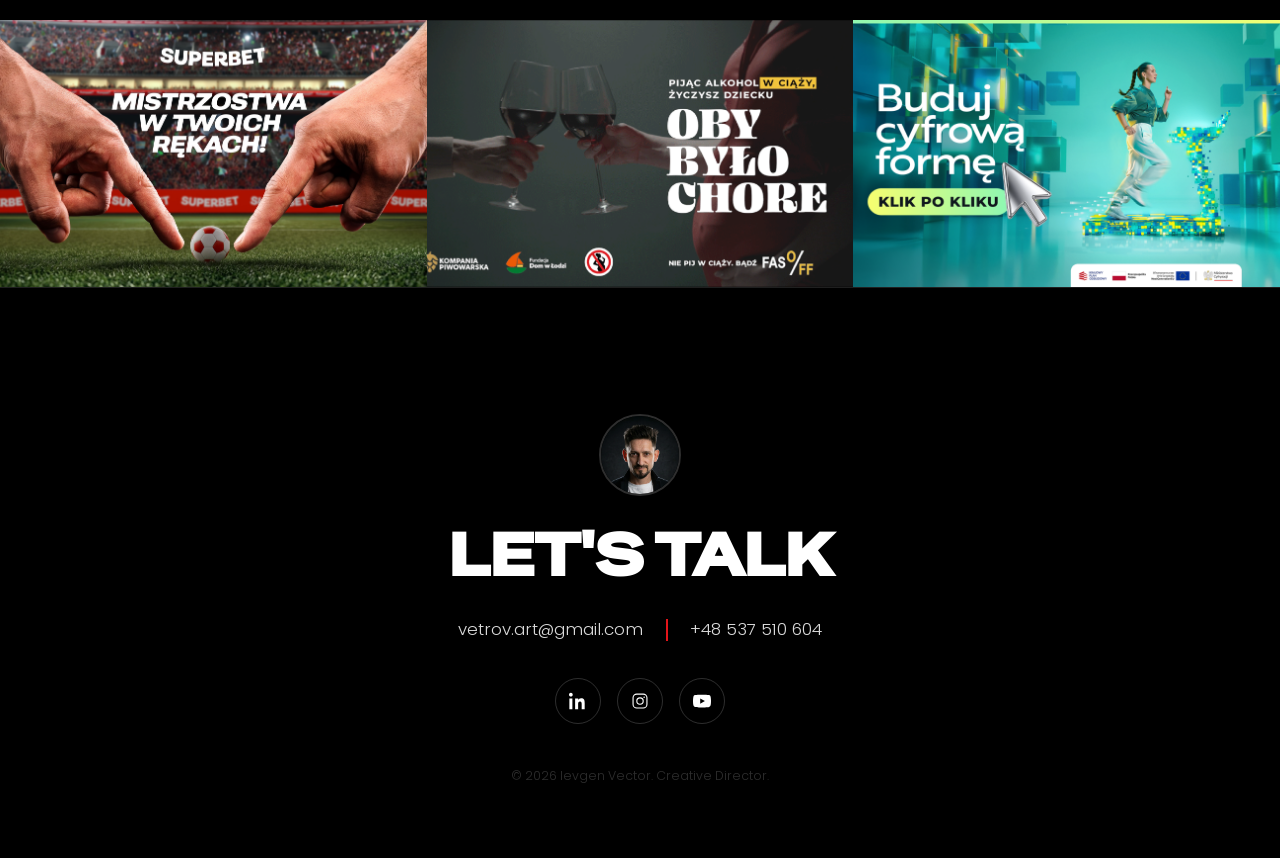
<file: projects/zubrowka-go-wild.html>
<!DOCTYPE html>
<html lang="en">
<head>
<meta charset="UTF-8"/>
<meta name="robots" content="noindex, nofollow"/>
<meta name="viewport" content="width=device-width, initial-scale=1.0"/>
<title>Żubrówka — Go Wild | Ievgen Vector</title>
<meta name="description" content="Go Wild — new communication platform for Żubrówka brand. Case study by Ievgen Vector."/>
<link rel="icon" type="image/png" href="../assets/favicon.png"/>
<link rel="preconnect" href="https://fonts.googleapis.com"/>
<link rel="preconnect" href="https://fonts.gstatic.com" crossorigin/>
<link href="https://fonts.googleapis.com/css2?family=Special+Gothic+Expanded+One&family=Poppins:wght@300;400;500&family=Bricolage+Grotesque:opsz,wdth,wght@12..96,75,700&display=swap" rel="stylesheet"/>
<link rel="stylesheet" href="../styles.css?v=113"/>
</head>
<body>

<nav id="main-nav">
  <a href="../index.html" class="nav-logo">IEVGEN <span>VECTOR</span></a>
</nav>

<div class="project-hero">
  <img src="../assets/projects/zubrowka-go-wild/zubrowka_preview.png" alt="Żubrówka — Go Wild"/>
</div>

<section class="project-info-section">
  <div>
    <span class="eyebrow project-info-eyebrow">Żubrówka</span>
    <h1 class="project-info-title">Go Wild</h1>
    <p class="project-info-subtitle">New communication platform for Żubrówka brand</p>
  </div>
  <div>
    <div class="project-brief reveal">
      <div class="project-section-label problem">The Problem</div>
      <p class="project-section-text">Żubrówka is one of the world's most iconic vodkas — the third largest globally, after Absolut and Smirnoff — with its signature serve, Apple Żu, enjoyed across many countries. However, to keep growing, the brand needed to reconnect with a younger generation that was increasingly choosing other spirits.</p>
    </div>
    <div class="project-brief reveal">
      <div class="project-section-label solution">The Solution</div>
      <p class="project-section-text">We took Żubrówka out of the Białowieża Forest and into the untamed energy of the modern city. We transformed the brand's voice and redesigned its visual identity around emotion rather than heritage. Inspired by the wildness that has always been part of Żubrówka's DNA, we reframed it as the untamed nature that lives within each of us — waiting to be unleashed.</p>
    </div>
  </div>
</section>

<section class="other-projects">
  <span class="eyebrow reveal">More work</span>
  <h2 class="section-heading reveal" style="font-size:clamp(1.8rem,3.6vw,2.6rem); margin-bottom:2.2rem;">Other projects</h2>
  <div class="project-grid teaser">
    <a class="project-card reveal" href="superbet.html">
      <div class="project-bg"><img src="../assets/projects/superbet/superbet_img.jpg" alt="Superbet — Championship in Your Hands"/></div>
      <div class="project-info"><div class="project-client">Superbet</div><div class="project-name">Championship in Your Hands</div></div>
    </a>
    <a class="project-card reveal" style="transition-delay:0.08s" href="oby-bylo-chore.html">
      <div class="project-bg"><img src="../assets/projects/oby-bylo-chore/oby-bylo_chore.png" alt="CSR campaign — Oby Było Chore"/></div>
      <div class="project-info"><div class="project-client">CSR Campaign</div><div class="project-name">Oby Było Chore</div></div>
    </a>
    <a class="project-card reveal" style="transition-delay:0.16s" href="ministry-digital-affairs.html">
      <div class="project-bg"><img src="../assets/projects/ministry-digital-affairs/ministry_preview.png" alt="Ministry of Digital Affairs"/></div>
      <div class="project-info"><div class="project-client">Ministry of Digital Affairs</div><div class="project-name">Build Your Digital Form</div></div>
    </a>
  </div>
</section>

<footer class="footer-cta">
  <img class="footer-avatar" src="../assets/portrait.jpg" alt="Ievgen Vector"/>
  <h2 class="footer-title">Let's talk</h2>
  <div class="footer-contacts">
    <a href="mailto:vetrov.art@gmail.com">vetrov.art@gmail.com</a>
    <span class="contact-sep"></span>
    <a href="tel:+48537510604">+48 537 510 604</a>
  </div>
  <div class="footer-socials">
    <a href="#" target="_blank" rel="noopener" aria-label="LinkedIn">
      <svg viewBox="0 0 24 24"><path d="M4.98 3.5C4.98 4.88 3.88 6 2.5 6S0 4.88 0 3.5 1.12 1 2.5 1s2.48 1.12 2.48 2.5zM.5 8.5h4V23h-4V8.5zM8.5 8.5h3.8v2h.06c.53-1 1.83-2.06 3.77-2.06 4.03 0 4.77 2.65 4.77 6.1V23h-4v-6.6c0-1.57-.03-3.6-2.2-3.6-2.2 0-2.53 1.72-2.53 3.49V23h-4V8.5z"/></svg>
    </a>
    <a href="https://www.instagram.com/vector_creative_pl/reels/" target="_blank" rel="noopener" aria-label="Instagram">
      <svg viewBox="0 0 24 24"><path d="M7.75 2h8.5A5.75 5.75 0 0 1 22 7.75v8.5A5.75 5.75 0 0 1 16.25 22h-8.5A5.75 5.75 0 0 1 2 16.25v-8.5A5.75 5.75 0 0 1 7.75 2zm0 1.5A4.25 4.25 0 0 0 3.5 7.75v8.5a4.25 4.25 0 0 0 4.25 4.25h8.5a4.25 4.25 0 0 0 4.25-4.25v-8.5a4.25 4.25 0 0 0-4.25-4.25h-8.5zM12 7a5 5 0 1 1 0 10 5 5 0 0 1 0-10zm0 1.5a3.5 3.5 0 1 0 0 7 3.5 3.5 0 0 0 0-7zM17.5 6a1 1 0 1 1 0 2 1 1 0 0 1 0-2z"/></svg>
    </a>
    <a href="https://www.youtube.com/@reklamowykrin%C5%BC" target="_blank" rel="noopener" aria-label="YouTube">
      <svg viewBox="0 0 24 24"><path d="M23.5 6.2a3 3 0 0 0-2.1-2.1C19.5 3.5 12 3.5 12 3.5s-7.5 0-9.4.6A3 3 0 0 0 .5 6.2 31 31 0 0 0 0 12a31 31 0 0 0 .5 5.8 3 3 0 0 0 2.1 2.1c1.9.6 9.4.6 9.4.6s7.5 0 9.4-.6a3 3 0 0 0 2.1-2.1A31 31 0 0 0 24 12a31 31 0 0 0-.5-5.8zM9.6 15.5v-7l6.3 3.5-6.3 3.5z"/></svg>
    </a>
  </div>
  <div class="footer-copy">© 2026 Ievgen Vector. Creative Director.</div>
</footer>

<script src="../script.js?v=54"></script>
</body>
</html>
</file>
<file: styles.css>
/* Ievgen Vector — personal site (design system shared with endless-warsaw studio site) */

*, *::before, *::after { box-sizing: border-box; margin: 0; padding: 0; }

:root {
  --black:  #000;
  --white:  #fff;
  --red:    #e3151a;
  --yellow: #f3e600;
  --green:  #34e619;
}

html { scroll-behavior: smooth; overflow-x: clip; }
body {
  background: var(--black);
  color: var(--white);
  font-family: 'Poppins', sans-serif;
  font-weight: 300;
  line-height: 1.6;
  overflow-x: clip;
  -webkit-font-smoothing: antialiased;
}

a { color: inherit; text-decoration: none; }
img { max-width: 100%; display: block; }
ul { list-style: none; }

.display {
  font-family: 'Special Gothic Expanded One', sans-serif;
  text-transform: uppercase;
}
.label {
  font-family: 'Bricolage Grotesque', sans-serif;
  font-weight: 800;
  font-stretch: condensed;
  text-transform: uppercase;
}

.wrap { max-width: 1320px; margin: 0 auto; padding: 0 clamp(1.5rem, 5vw, 4rem); }

/* ─── NAV ─── */
#main-nav {
  position: fixed; top: 0; left: 0; right: 0; z-index: 300;
  display: flex; align-items: flex-end; justify-content: flex-end;
  padding: 0 clamp(1.5rem, 5.5vw, 6rem) 1.4rem;
  height: 110px; background: transparent;
  pointer-events: none;
}
#main-nav > * { pointer-events: auto; }
body.menu-open-state .nav-logo { opacity: 0; pointer-events: none; }
.nav-logo {
  position: absolute; left: 50%; bottom: 1.4rem; transform: translateX(-50%);
  font-family: 'Bricolage Grotesque', sans-serif;
  font-weight: 700;
  font-size: clamp(1.1rem, 2vw, 1.6rem);
  letter-spacing: 0.3em;
  text-transform: uppercase;
  transition: opacity 0.3s;
  white-space: nowrap;
}
.nav-logo.is-hidden { opacity: 0; pointer-events: none; }

.nav-menu-btn {
  width: 56px; height: 56px; border-radius: 50%;
  background: radial-gradient(circle at 30% 25%, rgba(255,255,255,0.25) 0%, transparent 50%), linear-gradient(145deg, rgba(80,80,110,0.45) 0%, rgba(10,10,20,0.65) 60%, rgba(0,0,0,0.8) 100%);
  border: none;
  backdrop-filter: blur(6px) saturate(4) brightness(1.35) contrast(0.8) hue-rotate(5deg);
  -webkit-backdrop-filter: blur(6px) saturate(4) brightness(1.35) contrast(0.8) hue-rotate(5deg);
  box-shadow: inset 0 2px 3px rgba(255,255,255,0.6), inset 0 -2px 6px rgba(0,0,0,0.2), 0 0 0 1.5px rgba(255,255,255,0.55), 0 0 0 3px rgba(255,255,255,0.08), 0 4px 24px rgba(0,0,0,0.35);
  display: flex; align-items: center; justify-content: center;
  cursor: pointer; transition: transform 0.2s;
}
.nav-menu-btn.menu-open { background: var(--black); backdrop-filter: none; -webkit-backdrop-filter: none; }
.nav-menu-btn:hover { transform: scale(1.06); }
.hamburger { display: flex; flex-direction: column; gap: 5px; }
.hamburger span { display: block; height: 1.5px; background: var(--white); transition: width 0.3s cubic-bezier(0.23,1,0.32,1), transform 0.35s cubic-bezier(0.23,1,0.32,1), opacity 0.3s; }
.hamburger span:nth-child(1) { width: 22px; }
.hamburger span:nth-child(2) { width: 14px; }
.hamburger span:nth-child(3) { width: 18px; }
.nav-menu-btn:hover .hamburger span { width: 22px; }
.menu-open .hamburger span { width: 22px; }
.menu-open .hamburger span:nth-child(1) { transform: translateY(6.5px) rotate(45deg); }
.menu-open .hamburger span:nth-child(2) { opacity: 0; transform: scaleX(0); }
.menu-open .hamburger span:nth-child(3) { transform: translateY(-6.5px) rotate(-45deg); }

/* ─── MENU OVERLAY ─── */
.menu-overlay {
  position: fixed;
  top: clamp(0.8rem, 1.5vw, 1.5rem); left: clamp(0.8rem, 1.5vw, 1.5rem); right: clamp(0.8rem, 1.5vw, 1.5rem);
  z-index: 200; pointer-events: none;
  transform: translateY(calc(-100% - 2rem));
  transition: transform 0.55s cubic-bezier(0.23,1,0.32,1);
}
.menu-overlay.is-open { transform: translateY(0); pointer-events: all; }
.menu-shell {
  position: relative; border-radius: 28px; overflow: hidden;
  box-shadow: 0 32px 80px rgba(0,0,0,0.5);
  height: calc(100vh - clamp(1.6rem, 3vw, 3rem)); min-height: 500px;
  display: flex; align-items: center;
  background: var(--black);
}
.menu-bg-img { position: absolute; inset: 0; width: 100%; height: 100%; object-fit: cover; object-position: center 20%; filter: brightness(0.32) saturate(0.9); z-index: 0; }
.menu-shell::after {
  content: ''; position: absolute; inset: 0; z-index: 1;
  background: linear-gradient(90deg, rgba(0,0,0,0.85) 0%, rgba(0,0,0,0.55) 45%, rgba(0,0,0,0.15) 100%);
}
.menu-panel {
  position: relative; z-index: 2; width: 100%; height: 100%;
  display: flex; align-items: stretch; justify-content: space-between; flex-wrap: wrap;
  padding: 0 clamp(2rem, 8vw, 8rem); gap: clamp(3rem, 6vw, 7rem);
}
.menu-inner { display: flex; flex-direction: column; justify-content: center; padding: clamp(4rem, 9vh, 7rem) 0 clamp(3rem, 6vh, 5rem); }
.menu-contact { display: flex; flex-direction: column; justify-content: center; gap: 1rem; padding-bottom: clamp(3rem, 6vh, 5rem); }
.menu-brand, .menu-links a {
  font-family: 'Special Gothic Expanded One', sans-serif;
  font-size: clamp(2.4rem, 6.5vh, 4.4rem); line-height: 1.5;
  display: block; color: var(--red);
  transition: letter-spacing 0.3s cubic-bezier(0.23,1,0.32,1), opacity 0.2s, color 0.2s;
  opacity: 0; transform: translateY(16px);
  transition: opacity 0.4s, transform 0.4s, letter-spacing 0.3s, color 0.2s;
}
.menu-overlay.is-open .menu-brand,
.menu-overlay.is-open .menu-links li { opacity: 1; transform: translateY(0); }
.menu-links li { transition: opacity 0.4s, transform 0.4s; opacity: 0; transform: translateY(16px); }
.menu-overlay.is-open .menu-links li:nth-child(1) { transition-delay: 0.12s; }
.menu-overlay.is-open .menu-links li:nth-child(2) { transition-delay: 0.18s; }
.menu-overlay.is-open .menu-links li:nth-child(3) { transition-delay: 0.24s; }
.menu-overlay.is-open .menu-links li:nth-child(4) { transition-delay: 0.30s; }
.menu-overlay.is-open .menu-brand { transition-delay: 0.06s; }
.menu-brand:hover, .menu-links a:hover { letter-spacing: 0.03em; color: var(--white); }
.menu-links a.current { color: var(--yellow); }
.menu-contact a { font-family: 'Poppins', sans-serif; color: rgba(255,255,255,0.75); font-size: 1rem; }
.menu-contact a:hover { color: var(--yellow); }

@media (max-width: 720px) {
  .menu-panel { flex-direction: column; padding: 0 clamp(1.5rem, 6vw, 3rem); justify-content: flex-start; overflow-y: auto; }
  .menu-inner, .menu-contact { padding: clamp(2rem, 6vh, 3rem) 0; }
  .menu-brand, .menu-links a { font-size: clamp(1.8rem, 8vw, 2.6rem); }
}

/* ─── BUTTONS ─── */
.btn-pill {
  display: inline-flex; align-items: center; gap: 0.5rem;
  font-family: 'Bricolage Grotesque', sans-serif; font-weight: 700; font-stretch: condensed;
  text-transform: uppercase; letter-spacing: 0.02em; font-size: 0.9rem;
  padding: 0.95rem 2rem; border-radius: 50px;
  background: var(--white); color: var(--black);
  border: 1px solid var(--white);
  transition: background 0.25s, color 0.25s, transform 0.25s;
}
.btn-pill:hover { background: var(--yellow); border-color: var(--yellow); transform: translateY(-2px); }
.btn-pill-outline { background: transparent; color: var(--white); border: 1px solid rgba(255,255,255,0.35); }
.btn-pill-outline:hover { background: var(--white); color: var(--black); }

/* ─── REVEAL ─── */
.reveal {
  opacity: 0; transform: translateY(35px);
  transition: opacity 0.85s cubic-bezier(0.23,1,0.32,1), transform 0.85s cubic-bezier(0.23,1,0.32,1);
}
.reveal.is-visible { opacity: 1; transform: none; }
.stagger > * {
  opacity: 0; transform: translateY(28px);
  transition: opacity 0.6s cubic-bezier(0.23,1,0.32,1), transform 0.6s cubic-bezier(0.23,1,0.32,1);
}
.stagger.is-visible > * { opacity: 1; transform: none; }
.stagger.is-visible > *:nth-child(1) { transition-delay: 0s; }
.stagger.is-visible > *:nth-child(2) { transition-delay: 0.06s; }
.stagger.is-visible > *:nth-child(3) { transition-delay: 0.12s; }
.stagger.is-visible > *:nth-child(4) { transition-delay: 0.18s; }
.stagger.is-visible > *:nth-child(5) { transition-delay: 0.24s; }
.stagger.is-visible > *:nth-child(6) { transition-delay: 0.30s; }
.stagger.is-visible > *:nth-child(7) { transition-delay: 0.36s; }
.stagger.is-visible > *:nth-child(8) { transition-delay: 0.42s; }

/* ─── HERO (home) ─── */
.hero {
  position: relative; padding: 150px clamp(1.5rem, 5vw, 4rem) 4rem;
  min-height: 92vh;
  display: flex; flex-direction: column; align-items: center; justify-content: center;
  text-align: center; overflow: hidden;
}
.hero-lede {
  max-width: 620px; margin: 1.4rem auto 0;
  color: rgba(255,255,255,0.65); font-size: 1.1rem;
}
.hero-actions { display: flex; gap: 1rem; justify-content: center; margin-top: 2.4rem; flex-wrap: wrap; }

/* ─── SCROLL HERO (home) ─── */
.hero-scroll { position: relative; height: 180vh; background: var(--black); }
.hero-scroll-inner { position: sticky; top: 0; height: 100vh; overflow: hidden; }
.hero-scroll-stage { position: relative; width: 100%; height: 100%; }
.hero-bg {
  position: absolute; inset: 0; z-index: 1; overflow: hidden;
  display: flex; align-items: center; justify-content: center;
}
.hero-bg img {
  max-width: 68%; max-height: 82%; width: auto; height: auto;
  object-fit: contain; will-change: transform;
}
.hero-word {
  position: absolute; left: 0; right: 0; text-align: center;
  font-family: 'Special Gothic Expanded One', sans-serif; text-transform: uppercase;
  font-size: clamp(3.2rem, 11vw, 9.5rem); line-height: 0.92; color: var(--white);
  z-index: 2; will-change: transform; pointer-events: none;
}
.hero-word-creative { top: 35%; }
.hero-word-director { top: 51%; }
.hero-face-wrap {
  position: absolute; inset: 0; z-index: 3;
  display: flex; align-items: flex-end; justify-content: center;
  will-change: transform; pointer-events: none;
}
.hero-face-inner { position: relative; }
.hero-face-img { max-height: 86vh; width: auto; display: block; }
.hero-face-layer { position: absolute; top: 0; left: 0; }
.hero-face-blink { opacity: 0; transition: opacity 0.05s linear; }
.hero-face-blink.is-blinking { opacity: 1; }
@media (max-width: 900px) {
  .hero-word { font-size: clamp(2.4rem, 13vw, 4.6rem); }
  .hero-word-creative { top: 28%; }
  .hero-word-director { top: calc(28% + 12vw); }
  .hero-face-img { max-height: 66vh; }
  .hero-bg img { max-width: 70%; max-height: 45%; }
}

/* ─── WHITE SECTION ─── */
.section-white { position: relative; overflow: visible; background: var(--white); color: var(--black); padding: clamp(5rem, 10vw, 8rem) clamp(1.5rem, 5vw, 4rem); text-align: center; }
.section-white .eyebrow { color: rgba(0,0,0,0.45); }
.section-white .section-heading { color: var(--black); margin: 0 auto; }
.section-white .section-body { color: rgba(0,0,0,0.65); margin-left: auto; margin-right: auto; }
.section-white .btn-pill { background: var(--black); color: var(--white); border-color: var(--black); }
.section-white .btn-pill:hover { background: var(--yellow); border-color: var(--yellow); color: var(--black); }
.section-white-avatar {
  width: 120px; height: 120px; border-radius: 50%; overflow: hidden;
  margin: 0 auto 2rem;
}
.section-white-avatar img { width: 100%; height: 100%; object-fit: cover; display: block; }
.cv-btn {
  display: inline-flex; align-items: center; gap: 0.6rem;
  margin: 2rem auto 0;
  padding: 0.9rem 1.8rem;
  background: var(--white); color: var(--black);
  border: 2px solid var(--black); border-radius: 999px;
  font-family: 'Bricolage Grotesque', sans-serif; font-weight: 700;
  font-size: 0.9rem; text-transform: uppercase; letter-spacing: 0.03em;
  transition: background 0.2s, color 0.2s;
}
.cv-btn svg { fill: var(--black); transition: fill 0.2s; flex-shrink: 0; }
.cv-btn:hover { background: var(--black); color: var(--white); }
.cv-btn:hover svg { fill: var(--white); }
.worked-with-label {
  font-family: 'Bricolage Grotesque', sans-serif;
  font-weight: 800;
  font-size: 1.25rem;
  line-height: 2.9;
  letter-spacing: 0.39em;
  text-transform: uppercase;
  text-align: center;
  color: var(--black);
  margin: 4rem 0 0;
}
.invaders-arena {
  position: relative;
  padding-bottom: 7rem;
}
.client-logos {
  max-width: 1040px; margin: 1.4rem auto 0;
  display: grid;
  grid-template-columns: repeat(6, 1fr);
  grid-auto-rows: 96px;
  column-gap: 2.4rem;
  row-gap: 0.2rem;
}
.client-logo {
  justify-self: center; align-self: center;
  height: auto;
  opacity: 0.85;
  transition: opacity 0.3s, transform 0.3s;
  will-change: transform;
}
.invaders-arena.is-playing .client-logo { opacity: 1; }
.client-logo.is-hit { opacity: 0 !important; transform: scale(0.3) rotate(18deg) !important; }
@media (max-width: 900px) {
  .client-logos { grid-template-columns: repeat(3, 1fr); grid-auto-rows: 84px; column-gap: 1.6rem; row-gap: 0.2rem; }
  .client-logo { transform: scale(0.85); }
}
@media (max-width: 520px) {
  .client-logos { grid-template-columns: repeat(3, 1fr); grid-auto-rows: 40px; column-gap: 0.8rem; row-gap: 0.3rem; }
  .client-logo { transform: scale(0.5); }
  .invaders-cta { margin-top: 1.2rem; }
  .invaders-ship { width: 105px; height: 156px; bottom: -70px; }
  .invaders-feedback { width: 11px; height: 75px; }
}

.invaders-cta { max-width: 1040px; margin: 3rem auto 0; text-align: center; }
.invaders-play-btn { min-width: 220px; justify-content: center; background: var(--black); color: var(--white); border-color: var(--black); }
.invaders-play-btn:hover { background: var(--red); border-color: var(--red); color: var(--white); }
.invaders-play-btn.is-gone { visibility: hidden; }
.invaders-result {
  position: absolute;
  display: flex; align-items: center; justify-content: center;
  padding: 0 1.5rem;
  font-family: 'Bricolage Grotesque', sans-serif;
  font-weight: 700; font-size: 2rem; line-height: 1.2; text-align: center;
  color: var(--black);
  opacity: 0;
  pointer-events: none;
  transition: opacity 0.4s ease;
}
.invaders-result.is-visible { opacity: 1; }

.invaders-ship {
  position: absolute; bottom: -160px; left: 0;
  width: 132px; height: 195px;
  background: url('assets/game/me.png') no-repeat center / contain;
  image-rendering: pixelated;
  pointer-events: none; z-index: 3;
  transition: transform 0.15s;
}
.invaders-ship.is-pain { background-image: url('assets/game/me_pain.png'); }
.invaders-ship.is-idea { background-image: url('assets/game/me_idea.png'); }
.invaders-ship.is-hit { animation: invaders-shake 0.35s; }
@keyframes invaders-shake {
  0%, 100% { transform: translateX(0); }
  20% { transform: translateX(-6px) rotate(-3deg); }
  40% { transform: translateX(5px) rotate(3deg); }
  60% { transform: translateX(-4px) rotate(-2deg); }
  80% { transform: translateX(3px) rotate(2deg); }
}
.invaders-ship.is-leaning { animation: invaders-lean 0.3s ease-out; }
@keyframes invaders-lean {
  0% { transform: rotate(0deg); }
  35% { transform: rotate(var(--lean, -7deg)); }
  100% { transform: rotate(0deg); }
}
.invaders-bullet {
  position: absolute; width: 38px; height: 72px;
  background: url('assets/game/idea.png') no-repeat center / contain;
  image-rendering: pixelated;
  pointer-events: none; z-index: 3;
}
.invaders-feedback {
  position: absolute; width: 14px; height: 95px;
  background: url('assets/game/feedback.png') no-repeat center / contain;
  image-rendering: pixelated;
  pointer-events: none; z-index: 3;
}
.pixel-burst {
  position: absolute; width: 7px; height: 7px;
  pointer-events: none; z-index: 4;
  transform: translate(0, 0) scale(1);
  opacity: 1;
  transition: transform 0.5s cubic-bezier(0.16,1,0.3,1), opacity 0.5s ease;
}
.pixel-burst.is-burst {
  transform: translate(var(--dx), var(--dy)) scale(0.25) rotate(180deg);
  opacity: 0;
}

.dodge-btn {
  position: absolute; top: 12%; left: 78%;
  width: 108px; height: 108px; border-radius: 50%;
  background: var(--white); color: var(--black);
  border: none; cursor: pointer;
  display: flex; align-items: center; justify-content: center;
  text-align: center; line-height: 1.2;
  font-family: 'Bricolage Grotesque', sans-serif;
  font-weight: 800; font-size: 0.85rem;
  letter-spacing: 0.04em; text-transform: uppercase;
  transition: left 0.35s cubic-bezier(0.34,1.56,0.64,1), top 0.35s cubic-bezier(0.34,1.56,0.64,1), transform 0.2s;
  z-index: 5;
}
.dodge-btn:active { transform: scale(0.94); }
@media (max-width: 640px) { .dodge-btn { display: none; } }

/* ─── 5 FACTS SECTION ─── */
.facts-section { background: var(--black); padding: 0 0 clamp(3rem, 7vw, 5rem); overflow: hidden; }
.facts-heading-wrap { overflow: hidden; }
.facts-heading {
  font-family: 'Bricolage Grotesque', sans-serif;
  font-weight: 800;
  font-size: clamp(2.8rem, 11vw, 12.5rem);
  line-height: 0.75;
  letter-spacing: -0.02em;
  text-transform: uppercase;
  white-space: nowrap;
  will-change: transform;
  padding-left: clamp(1.5rem, 5vw, 4rem);
  margin-top: calc(-0.14em + 174px); /* pulls the glyphs up past the line-box leading; +174px keeps the very top from clipping and nudges the heading down */
}
.facts-heading .accent-green { color: var(--green); }
.facts-heading .accent-white { color: var(--white); }
.facts-list {
  margin: clamp(5rem, 12vw, 8rem) auto 0; max-width: 1080px;
  padding: 0 clamp(1.5rem, 4vw, 3rem);
  display: flex; flex-direction: column; gap: clamp(4rem, 9vw, 6.5rem);
  --fact-media-w: clamp(220px, 42vw, 514px);
}
.fact-item {
  position: relative; /* positioning context for the overlapping number */
  display: flex;
  align-items: center;
  will-change: transform;
}
.fact-item:nth-child(even) { flex-direction: row-reverse; }
.fact-media {
  flex: 0 0 auto;
  width: var(--fact-media-w);
  aspect-ratio: 514 / 330; border-radius: 20px; overflow: hidden;
  background: #4a4a4a; position: relative;
}
.fact-media img {
  position: absolute; inset: 0; width: 100%; height: 100%;
  object-fit: cover; opacity: 0; transition: opacity 0.25s ease;
}
.fact-media img.active { opacity: 1; }
.fact-media-dots {
  position: absolute; left: 50%; bottom: 12px; transform: translateX(-50%);
  display: flex; gap: 7px; z-index: 3;
}
.fact-media-dot {
  width: 7px; height: 7px; border-radius: 50%;
  background: rgba(255,255,255,0.45); border: none; padding: 0; cursor: pointer;
  transition: background 0.2s, transform 0.2s;
}
.fact-media-dot:hover { background: rgba(255,255,255,0.75); }
.fact-media-dot.active { background: var(--green); transform: scale(1.35); }
.fact-num {
  position: absolute; left: 50%; top: 50%;
  transform: translate(-50%, -50%);
  z-index: 2; pointer-events: none;
  font-family: 'Bricolage Grotesque', sans-serif; font-weight: 800;
  color: var(--green); font-size: clamp(4rem, 10vw, 11rem);
  line-height: 0.9; letter-spacing: -0.01em;
}
.fact-copy {
  flex: 1; min-width: 0; max-width: 420px;
  padding-left: clamp(2.5rem, 7vw, 5rem);
}
.fact-item:nth-child(even) .fact-copy {
  padding-left: 0; padding-right: clamp(2.5rem, 7vw, 5rem);
  text-align: right; margin-left: auto;
}
.fact-title {
  font-family: 'Bricolage Grotesque', sans-serif; font-weight: 800;
  font-size: clamp(1.8rem, 4vw, 3.75rem); line-height: 0.97; letter-spacing: -0.02em;
  color: var(--white); margin: 0 0 0.5rem; text-transform: uppercase;
}
.fact-text {
  font-family: 'Poppins', sans-serif; font-weight: 400;
  font-size: clamp(0.9rem, 1.6vw, 1.25rem); line-height: 1.54; letter-spacing: 0;
  color: rgba(255,255,255,0.75); margin: 0;
}
.fact-links {
  display: flex; flex-direction: column; gap: 0.55rem;
  margin: 1.1rem 0 0;
}
.fact-links a {
  display: inline-block;
  font-family: 'Poppins', sans-serif; font-size: clamp(0.82rem, 1.3vw, 1rem);
  color: rgba(255,255,255,0.75);
  border-bottom: 1px solid rgba(255,255,255,0.3);
  padding-bottom: 2px;
  transition: color 0.2s, border-color 0.2s;
}
.fact-links a:hover { color: var(--white); border-color: var(--white); }
.training-btn {
  display: inline-flex; align-items: center; gap: 0.6rem;
  margin: 1.4rem 0 0;
  padding: 0.85rem 1.7rem;
  background: transparent; color: var(--white);
  border: 2px solid var(--white); border-radius: 999px;
  font-family: 'Bricolage Grotesque', sans-serif; font-weight: 700;
  font-size: 0.85rem; text-transform: uppercase; letter-spacing: 0.03em;
  transition: background 0.2s, color 0.2s;
}
.training-btn svg { fill: var(--white); transition: fill 0.2s; flex-shrink: 0; }
.training-btn:hover { background: var(--white); color: var(--black); }
.training-btn:hover svg { fill: var(--black); }
@media (max-width: 720px) {
  .fact-item, .fact-item:nth-child(even) {
    flex-direction: column; align-items: flex-start; gap: 0.8rem;
  }
  .fact-media { width: 100%; aspect-ratio: 16/9; }
  .fact-num { position: static; transform: none; }
  .fact-copy,
  .fact-item:nth-child(even) .fact-copy {
    padding: 0; margin: 0; text-align: left; max-width: none; width: 100%;
  }
}

/* ─── AWARDS ─── */
.awards-section {
  background: var(--black);
  padding: clamp(8rem, 16vw, 12rem) clamp(1.5rem, 5.5vw, 6rem) clamp(4rem, 9vw, 7rem);
  max-width: 1320px; margin: 0 auto;
  display: flex; align-items: center; gap: clamp(2rem, 5vw, 4rem);
}
.awards-media { flex: 0 0 auto; width: clamp(280px, 38vw, 480px); align-self: flex-start; margin-top: clamp(-2rem, -3vw, -0.5rem); }
.awards-media img { width: 100%; height: auto; }
.awards-lists { flex: 1; display: flex; gap: clamp(2rem, 5vw, 4rem); min-width: 0; }
.awards-col { list-style: none; margin: 0; padding: 0; display: flex; flex-direction: column; gap: 1.5rem; flex: 1; min-width: 0; }
.awards-col li { display: flex; align-items: flex-start; gap: 0.8rem; }
.award-icon { width: 26px; height: 26px; flex-shrink: 0; margin-top: 2px; object-fit: contain; }
.awards-col strong {
  display: block; font-family: 'Bricolage Grotesque', sans-serif; font-weight: 800;
  color: var(--white); font-size: 0.92rem; text-transform: uppercase; line-height: 1.3;
}
.awards-col span { display: block; color: rgba(255,255,255,0.55); font-size: 0.85rem; margin-top: 3px; line-height: 1.4; }
@media (max-width: 900px) {
  .awards-section { flex-direction: column; }
  .awards-media { width: 100%; max-width: 420px; margin: 0 auto; }
  .awards-lists { flex-direction: column; gap: 2rem; width: 100%; }
}

/* ─── SECTIONS ─── */
.section { padding: clamp(4rem, 9vw, 8rem) clamp(1.5rem, 5.5vw, 6rem); }
.section-top { border-top: 1px solid rgba(255,255,255,0.12); }
.eyebrow {
  font-family: 'Bricolage Grotesque', sans-serif; font-weight: 800;
  font-size: 0.78rem; letter-spacing: 0.25em; text-transform: uppercase;
  color: rgba(255,255,255,0.5);
  margin-bottom: 1rem;
}
.section-heading {
  font-family: 'Bricolage Grotesque', sans-serif; font-weight: 800; font-stretch: condensed;
  font-size: clamp(2.1rem, 5vw, 3.8rem); line-height: 0.98; text-transform: uppercase;
  max-width: 900px;
}
.section-body {
  max-width: 640px; color: rgba(255,255,255,0.65); font-size: 1.05rem; margin-top: 1.4rem;
}

/* ─── ABOUT NUMBERED BLOCKS ─── */
.about-block { padding: clamp(3.5rem, 7vw, 6rem) 0; border-top: 1px solid rgba(255,255,255,0.12); }
.about-block:last-child { border-bottom: 1px solid rgba(255,255,255,0.12); }

.about-head { display: flex; align-items: center; gap: 1.8rem; flex-wrap: wrap; }
.about-avatar-wrap { position: relative; width: 96px; height: 96px; flex-shrink: 0; }
.about-avatar-ring { position: absolute; inset: -10px; border: 2px solid var(--green); border-radius: 50%; }
.about-avatar-ring::after {
  content: ''; position: absolute; top: -3px; right: 6px; width: 12px; height: 12px;
  border-radius: 50%; background: var(--green);
}
.about-avatar-wrap img { width: 100%; height: 100%; border-radius: 50%; object-fit: cover; display: block; }
.about-num-badge {
  position: absolute; bottom: -10px; left: -12px; width: 38px; height: 38px; border-radius: 50%;
  background: var(--green); color: var(--black); border: 3px solid var(--black);
  font-family: 'Poppins', sans-serif; font-weight: 700; font-size: 1.05rem;
  display: flex; align-items: center; justify-content: center;
}
.about-title {
  font-family: 'Poppins', sans-serif; font-weight: 700; color: var(--green);
  font-size: clamp(1.6rem, 3.4vw, 2.4rem); line-height: 1.08; text-transform: none;
}
.about-subtitle-deck { color: rgba(255,255,255,0.85); font-size: 1rem; margin-top: 0.4rem; font-weight: 300; }
.about-divider { border: none; border-top: 1px solid rgba(255,255,255,0.15); margin: 2rem 0; }

.about-body { }
.about-body-grid { display: grid; grid-template-columns: 1fr 1fr; gap: clamp(2rem, 5vw, 4rem); align-items: start; }
@media (max-width: 900px) { .about-body-grid { grid-template-columns: 1fr; } }

.logo-strip { margin-top: 1.6rem; max-width: 640px; }
.logo-strip img { width: 100%; height: auto; opacity: 0.92; }
.about-media { margin-top: 2.2rem; }
.about-media img { width: 100%; height: auto; }
.about-highlight { color: var(--green); font-weight: 500; }
.tag-row { display: flex; flex-wrap: wrap; gap: 0.6rem; margin-top: 1.6rem; }
.tag {
  border: 1px solid rgba(255,255,255,0.25); border-radius: 50px; padding: 0.5rem 1rem;
  font-size: 0.8rem; color: rgba(255,255,255,0.7); text-transform: uppercase; letter-spacing: 0.05em;
}
.line-list li { padding: 1.1rem 0; border-top: 1px solid rgba(255,255,255,0.12); color: rgba(255,255,255,0.7); }
.line-list li:last-child { border-bottom: 1px solid rgba(255,255,255,0.12); }
.line-list strong { color: var(--white); font-family: 'Bricolage Grotesque', sans-serif; }

/* ─── PROJECT GRID / CARD ─── */
.project-grid { display: grid; grid-template-columns: repeat(2, 1fr); gap: 0; }
.project-grid.teaser { grid-template-columns: repeat(3, 1fr); }
@media (max-width: 900px) { .project-grid, .project-grid.teaser { grid-template-columns: 1fr; } }

.project-card { position: relative; overflow: hidden; cursor: pointer; aspect-ratio: 16/10; display: block; }
.project-bg { position: absolute; inset: 0; overflow: hidden; }
.project-bg img {
  width: 100%; height: 100%; object-fit: cover; display: block;
  transition: transform 0.6s cubic-bezier(0.23,1,0.32,1), filter 0.4s cubic-bezier(0.23,1,0.32,1);
}
.project-card:hover .project-bg img { transform: scale(1.06); filter: blur(6px) brightness(0.4); }
.project-info {
  position: absolute; inset: 0; padding: 1.5rem;
  display: flex; flex-direction: column; align-items: center; justify-content: center; text-align: center;
  opacity: 0; transform: scale(0.95);
  transition: opacity 0.35s, transform 0.35s;
}
.project-card:hover .project-info { opacity: 1; transform: scale(1); }
.project-client {
  font-family: 'Bricolage Grotesque', sans-serif; font-weight: 800;
  font-size: 0.65rem; letter-spacing: 0.35em; text-transform: uppercase;
  color: rgba(255,255,255,0.6); margin-bottom: 0.7rem;
}
.project-name {
  font-family: 'Special Gothic Expanded One', sans-serif;
  font-size: clamp(1.3rem, 2.6vw, 2.1rem); color: var(--white); text-transform: uppercase;
  transition: transform 0.35s;
}
.project-card:hover .project-name { transform: scale(1.06); }
.project-arrow {
  margin-top: 0.9rem; width: 34px; height: 34px; border-radius: 50%;
  border: 1px solid rgba(255,255,255,0.5); display: flex; align-items: center; justify-content: center;
  font-size: 1rem;
}

/* ─── PROJECT DETAIL PAGE ─── */
.project-hero { position: relative; padding-top: 110px; overflow: hidden; background: var(--black); }
.project-hero img { width: 100%; height: auto; max-height: 82vh; object-fit: cover; display: block; }
.project-hero-wide { aspect-ratio: 2.8 / 1; margin-top: 20px; overflow: hidden; }
.project-hero-wide img { max-height: none; }

.project-info-section {
  display: grid; grid-template-columns: 1fr 1.6fr;
  gap: clamp(2.5rem, 6vw, 6rem);
  padding: clamp(3.5rem, 8vw, 7rem) clamp(1.5rem, 6vw, 6rem);
}
@media (max-width: 900px) { .project-info-section { grid-template-columns: 1fr; } }
.project-info-eyebrow { color: rgba(255,255,255,0.5); }
.project-info-title {
  font-family: 'Bricolage Grotesque', sans-serif; font-weight: 800; font-stretch: condensed;
  font-size: clamp(2.4rem, 5.2vw, 4rem); line-height: 0.96; text-transform: uppercase;
  margin-top: 0.6rem;
}
.project-info-subtitle { color: var(--yellow); font-size: 1.15rem; margin-top: 1rem; }

.project-brief + .project-brief { margin-top: 2.6rem; }
.project-section-label {
  font-family: 'Bricolage Grotesque', sans-serif; font-weight: 800;
  font-size: 1.2rem; letter-spacing: 0.08em; text-transform: uppercase;
  margin-bottom: 0.7rem;
}
.project-section-label.problem { color: var(--red); }
.project-section-label.solution { color: var(--yellow); }
.project-section-text { color: rgba(255,255,255,0.72); font-size: 1.02rem; line-height: 1.8; }

.project-full-img { width: 100%; display: block; max-height: 70vh; object-fit: cover; }
.project-full-video { width: 100%; display: block; max-height: 70vh; object-fit: cover; }

/* ─── PROJECT DETAIL: rich case-study sections ─── */
.project-big-heading {
  background: var(--black); color: var(--white);
  padding: 0 clamp(1.5rem, 6vw, 8rem) clamp(4rem, 9vw, 9rem);
  display: flex; justify-content: center;
}
.project-big-heading-inner { width: 100%; max-width: 860px; }
.project-big-heading h2 {
  font-family: 'Bricolage Grotesque', sans-serif; font-weight: 800; font-stretch: condensed;
  font-size: clamp(1.8rem, 4.2vw, 3.75rem); line-height: 1.05; letter-spacing: -0.02em;
  text-transform: uppercase; margin: 0 0 1.6rem;
}
.project-big-heading p {
  font-family: 'Poppins', sans-serif; font-size: clamp(1rem, 1.8vw, 1.5rem); font-weight: 400;
  line-height: 1.55; color: rgba(255,255,255,0.85); max-width: 860px; margin: 0;
}

.project-center-video-section {
  background: var(--black);
  padding: clamp(1rem, 2vw, 2rem) clamp(1.5rem, 6vw, 8rem) clamp(1.5rem, 3vw, 3rem);
  display: flex; justify-content: center;
}
.project-center-image-section {
  background: var(--black);
  padding: clamp(1rem, 2vw, 2rem) clamp(1.5rem, 6vw, 8rem);
  display: flex; justify-content: center;
}
.project-center-video-section.is-white,
.project-center-image-section.is-white { background: var(--white); }

.project-media-pair {
  background: var(--white);
  padding: clamp(1rem, 2vw, 2rem) clamp(1.5rem, 6vw, 8rem) clamp(3rem, 6vw, 5rem);
  display: flex; align-items: flex-start; gap: clamp(1.5rem, 3vw, 2.5rem);
  flex-wrap: wrap;
}
.project-media-pair-item { flex: 1 1 280px; display: flex; flex-direction: column; }
.project-media-pair-item img { width: 100%; border-radius: 12px; display: block; }
.project-media-pair-item .project-video-wrap { max-width: none; }
.project-media-pair-text { margin-top: 1.6rem; }
.project-media-pair-text p {
  font-family: 'Poppins', sans-serif; font-size: clamp(1rem, 1.5vw, 1.15rem);
  line-height: 1.65; color: rgba(0,0,0,0.75);
  margin: 0 0 1.4rem;
}
.project-media-pair-text p:last-child { margin-bottom: 0; }

.project-klik-logo {
  background: var(--white);
  padding: clamp(0.72rem, 2.16vw, 1.44rem) clamp(1.5rem, 6vw, 8rem) clamp(5.4rem, 10.8vw, 9rem);
  display: flex; justify-content: center;
}
.project-klik-logo img { width: 180px; height: auto; display: block; }
.project-center-image-section img { width: 100%; max-width: 860px; border-radius: 16px; display: block; }
.project-video-wrap {
  position: relative; width: 100%; max-width: 860px;
  border-radius: 16px; overflow: hidden; cursor: pointer; background: #111;
}
.project-video-wrap video { width: 100%; display: block; }
.project-video-play {
  position: absolute; inset: 0;
  display: flex; align-items: center; justify-content: center;
  transition: opacity 0.25s;
}
.project-video-play-btn {
  width: 72px; height: 72px; border-radius: 50%;
  background: rgba(255,255,255,0.22);
  backdrop-filter: blur(6px);
  border: 2px solid rgba(255,255,255,0.5);
  display: flex; align-items: center; justify-content: center;
  transition: transform 0.2s, background 0.2s;
}
.project-video-wrap:hover .project-video-play-btn { transform: scale(1.1); background: rgba(255,255,255,0.35); }
.project-video-play svg { width: 26px; height: 26px; margin-left: 4px; fill: var(--white); }
.project-video-wrap.playing .project-video-play { opacity: 0; pointer-events: none; }

.project-text-section {
  background: var(--black); color: var(--white);
  padding: clamp(3rem, 6vw, 6rem) clamp(1.5rem, 6vw, 8rem);
  display: flex; justify-content: center;
}
.project-text-section p {
  font-family: 'Poppins', sans-serif; font-size: clamp(1rem, 1.6vw, 1.35rem);
  line-height: 1.6; color: rgba(255,255,255,0.85); max-width: 860px; margin: 0;
}

.project-phone-grid {
  background: var(--black);
  padding: clamp(2rem, 4vw, 4rem) clamp(2rem, 8vw, 10rem) clamp(4rem, 9vw, 9rem);
  display: flex; justify-content: center; align-items: flex-start; flex-wrap: wrap;
  gap: clamp(1.2rem, 3vw, 2.5rem);
}
.project-phone-item {
  border-radius: 20px; overflow: hidden; aspect-ratio: 9/16;
  background: #111; flex: 1; max-width: 22%; min-width: 140px;
}
.project-phone-item video, .project-phone-item img { width: 100%; height: 100%; object-fit: cover; display: block; }
@media (max-width: 720px) {
  .project-phone-grid { flex-direction: column; align-items: center; }
  .project-phone-item { max-width: 260px; width: 100%; }
}

.project-square-grid {
  background: var(--black);
  padding: clamp(2rem, 4vw, 4rem) clamp(2rem, 8vw, 10rem);
  display: grid; grid-template-columns: repeat(3, 1fr);
  gap: clamp(1rem, 2.5vw, 2rem);
}
.project-square-item { aspect-ratio: 1/1; border-radius: 22px; overflow: hidden; background: #111; }
.project-square-item video, .project-square-item img { width: 100%; height: 100%; object-fit: cover; display: block; }
@media (max-width: 640px) { .project-square-grid { grid-template-columns: 1fr; } }

.project-team-quote {
  background: var(--black);
  padding: clamp(1.5rem, 4vw, 4rem) clamp(2rem, 8vw, 10rem) clamp(3rem, 7vw, 7rem);
}
.project-team-quote-inner {
  background: var(--green); border-radius: 20px;
  padding: clamp(3rem, 6vw, 5.5rem) clamp(2rem, 5vw, 5rem);
}
.project-team-quote-label {
  display: flex; align-items: center; gap: 0.7rem;
  font-family: 'Special Gothic Expanded One', sans-serif;
  font-size: 0.65rem; letter-spacing: 0.35em; text-transform: uppercase;
  color: var(--black); margin-bottom: 1.6rem;
}
.project-team-quote-label svg { width: 26px; height: 15px; }
.project-team-quote-text {
  font-family: 'Poppins', sans-serif; font-size: clamp(1rem, 1.6vw, 1.2rem);
  line-height: 1.65; color: var(--black); max-width: 1500px; margin: 0 0 2rem;
}
.project-team-quote-person { display: flex; align-items: center; gap: 1.1rem; }
.project-team-quote-photo { width: 64px; height: 64px; border-radius: 50%; overflow: hidden; flex-shrink: 0; background: #000; }
.project-team-quote-photo img { width: 100%; height: 100%; object-fit: cover; display: block; filter: grayscale(1); }
.project-team-quote-name {
  font-family: 'Special Gothic Expanded One', sans-serif;
  font-size: 0.75rem; letter-spacing: 0.08em; text-transform: uppercase; color: var(--black);
  line-height: 1.6;
}

.project-split-media {
  background: var(--white); color: var(--black);
  padding: clamp(0.5rem, 2vw, 1.5rem) clamp(1.5rem, 6vw, 8rem) clamp(4rem, 8vw, 7rem);
  display: flex; align-items: flex-start; gap: clamp(2rem, 4vw, 3.5rem);
  flex-wrap: wrap;
}
.project-split-media-image { flex: 3 1 320px; }
.project-split-media-image img { width: 100%; border-radius: 12px; display: block; }
.project-split-media-text { flex: 1 1 220px; }
.project-split-media-text p {
  font-family: 'Poppins', sans-serif; font-size: clamp(1rem, 1.5vw, 1.15rem);
  line-height: 1.65; color: rgba(0,0,0,0.75);
  margin: 0 0 1.4rem;
}
.project-split-media-text p:last-child { margin-bottom: 0; }

.project-parallax { position: relative; overflow: hidden; aspect-ratio: 2 / 1; background: #111; }
.project-parallax img, .project-parallax video {
  width: 100%; height: 100%; object-fit: cover; display: block;
  object-position: 50% 50%;
}
@media (max-width: 640px) { .project-parallax { aspect-ratio: 4 / 3; } }

.project-section-banner {
  background: var(--white); text-align: center;
  padding: clamp(4.5rem, 9vw, 8rem) clamp(1.5rem, 6vw, 8rem);
}
.project-section-banner h2 {
  font-family: 'Bricolage Grotesque', sans-serif; font-weight: 800; font-stretch: condensed;
  font-size: clamp(3.2rem, 10vw, 8.5rem); line-height: 1; letter-spacing: -0.01em;
  text-transform: uppercase; color: var(--green); margin: 0;
}

/* ─── AI SECTION: reusable concept block (heading + text + before/after pair) ─── */
.project-concept-block {
  background: var(--white); color: var(--black);
  padding: clamp(1rem, 3vw, 2rem) clamp(1.5rem, 6vw, 8rem) clamp(6rem, 11vw, 10rem);
}
.project-concept-heading {
  font-family: 'Bricolage Grotesque', sans-serif; font-weight: 800; font-stretch: condensed;
  font-size: clamp(1.8rem, 4vw, 3rem); text-transform: uppercase; letter-spacing: -0.01em;
  margin: 0 0 0.6rem;
}
.project-concept-heading-tight { font-size: clamp(1.4rem, 2.6vw, 2.1rem); line-height: 1.1; }
.project-concept-block-tight { padding-bottom: clamp(1rem, 2vw, 1.5rem) !important; }
.project-concept-text {
  font-family: 'Poppins', sans-serif; font-size: clamp(1rem, 1.6vw, 1.3rem);
  line-height: 1.75; color: rgba(0,0,0,0.75);
  max-width: 1600px; margin: 0 0 2.6rem;
}
.project-concept-text p { margin: 0 0 1rem; }
.project-concept-text p:last-child { margin-bottom: 0; }
.project-concept-images { display: grid; grid-template-columns: minmax(200px, 1fr) auto minmax(200px, 1fr); gap: clamp(0.5rem, 4vw, 3rem); }
.project-concept-item .project-video-wrap { max-width: none; width: 100%; aspect-ratio: 16 / 9; border-radius: 12px; }
.project-concept-item .project-video-wrap video { width: 100%; height: 100%; object-fit: cover; }
.project-concept-images + .project-concept-images { margin-top: clamp(4rem, 8vw, 7rem); }
.project-concept-images + .project-concept-text { margin-top: clamp(4rem, 8vw, 7rem); }
.project-concept-item { position: relative; }
.project-concept-item img {
  width: 100%; height: 100%; aspect-ratio: 16 / 9;
  object-fit: cover; border-radius: 12px; display: block;
}
.project-concept-images-align-top { align-items: start; }
.project-concept-images-align-top .project-concept-arrow {
  align-self: stretch;
  position: relative;
}
.project-concept-images-align-top .project-concept-arrow img {
  position: absolute; top: 30%; left: 50%;
  transform: translate(-50%, -50%);
}
.project-concept-item img.project-concept-item-uncropped {
  height: auto; aspect-ratio: auto; object-fit: contain;
}
.project-concept-circle {
  position: absolute; left: 50%; bottom: -30px; transform: translate(-50%, 50%);
  width: 116px; height: 116px; border-radius: 50%;
  display: flex; align-items: center; justify-content: center; text-align: center;
  font-family: 'Bricolage Grotesque', sans-serif; font-weight: 800; text-transform: uppercase;
  font-size: 1.05rem; line-height: 1.15; color: var(--black);
  word-break: normal; overflow-wrap: normal; hyphens: none; padding: 0 0.4rem;
  border: 4px solid var(--white);
  z-index: 2;
}
.project-concept-circle.is-ai { background: var(--green); }
.project-concept-circle.is-production { background: var(--yellow); }
.project-concept-arrow {
  display: flex; align-items: center; justify-content: center;
  width: clamp(18px, 3vw, 32px);
}
.project-concept-arrow img {
  width: 100%; height: auto; display: block; image-rendering: pixelated;
}
@media (max-width: 720px) {
  .project-concept-images { grid-template-columns: 1fr; }
  .project-concept-arrow { display: none; }
  .project-concept-item { margin-bottom: 3rem; }
}

.other-projects {
  padding: clamp(3.5rem, 8vw, 7rem) 0 0; border-top: 1px solid rgba(255,255,255,0.12);
  text-align: center;
}
.other-projects .eyebrow, .other-projects .section-heading {
  padding: 0 clamp(1.5rem, 5.5vw, 6rem);
}
.other-projects .section-heading { margin-left: auto; margin-right: auto; }
.other-projects .project-grid { margin-top: clamp(1.5rem, 4vw, 2.5rem); }

/* ─── FOOTER ─── */
.footer-cta {
  position: relative;
  padding: clamp(6rem, 14vh, 9rem) clamp(1.5rem, 5vw, 4rem) clamp(3.5rem, 8vh, 5rem);
  text-align: center; border-top: 1px solid rgba(255,255,255,0.12);
}
.footer-avatar {
  width: 82px; height: 82px; border-radius: 50%; object-fit: cover;
  border: 2px solid rgba(255,255,255,0.18); margin: 0 auto 2rem;
}
.footer-title {
  font-family: 'Special Gothic Expanded One', sans-serif;
  font-size: clamp(2rem, 6vw, 3.6rem); line-height: 0.98; text-transform: uppercase;
}
.footer-contacts {
  display: flex; align-items: center; justify-content: center; gap: 1.4rem;
  margin-top: 2rem; flex-wrap: wrap; font-size: 1.05rem; color: rgba(255,255,255,0.85);
}
.footer-contacts a:hover { color: var(--yellow); }
.contact-sep { width: 2px; height: 22px; background: var(--red); display: inline-block; }
.footer-socials { display: flex; justify-content: center; gap: 1rem; margin-top: 2.2rem; }
.footer-socials a {
  width: 46px; height: 46px; border-radius: 50%; border: 1px solid rgba(255,255,255,0.18);
  display: flex; align-items: center; justify-content: center;
  transition: transform 0.2s, border-color 0.2s;
}
.footer-socials a:hover { transform: scale(1.08); border-color: var(--white); }
.footer-socials svg { width: 18px; height: 18px; fill: var(--white); }
.footer-copy { margin-top: 2.6rem; font-size: 0.78rem; color: rgba(255,255,255,0.18); }

@media (max-width: 640px) {
  .footer-contacts { flex-direction: column; gap: 0.8rem; }
  .contact-sep { display: none; }
}

/* ─── CONTACT PAGE ─── */
.contact-hero { padding: 160px clamp(1.5rem, 5vw, 4rem) 5rem; text-align: center; }
.contact-cards { display: flex; justify-content: center; gap: 1.2rem; margin-top: 3rem; flex-wrap: wrap; }
.contact-card {
  border: 1px solid rgba(255,255,255,0.18); border-radius: 20px; padding: 2rem 2.2rem;
  min-width: 240px; text-align: left; transition: border-color 0.25s, transform 0.25s;
}
.contact-card:hover { border-color: var(--yellow); transform: translateY(-3px); }
.contact-card .cc-label { font-size: 0.75rem; text-transform: uppercase; letter-spacing: 0.1em; color: rgba(255,255,255,0.5); margin-bottom: 0.6rem; }
.contact-card .cc-value { font-family: 'Bricolage Grotesque', sans-serif; font-weight: 800; font-size: 1.2rem; }
</file>
